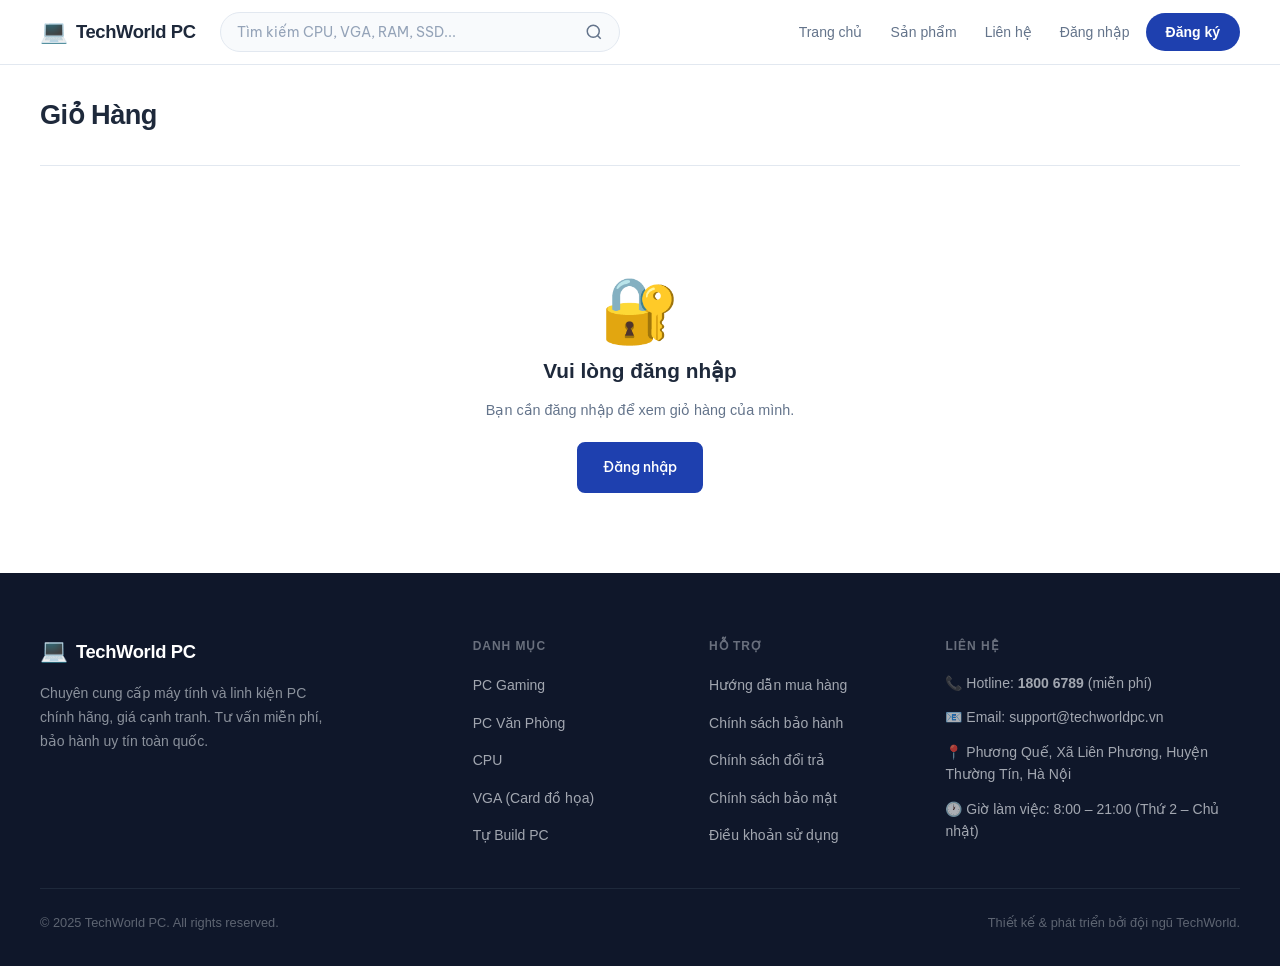
<file: cart/index.html>
<!doctype html>
<html lang="en">
  <head>
    <meta charset="UTF-8" />
    <meta name="viewport" content="width=device-width, initial-scale=1.0" />
    <title>Giỏ hàng - TechWorld PC</title>

    <link rel="preconnect" href="https://fonts.googleapis.com" />
    <link rel="preconnect" href="https://fonts.gstatic.com" crossorigin />
    <link href="https://fonts.googleapis.com/css2?family=Be+Vietnam+Pro:wght@300;400;500;600;700;800&display=swap" rel="stylesheet"/>

    <link rel="icon" href="/images/apple-touch-icon.png" type="image/x-icon">
    <link rel="shortcut icon" href="/images/apple-touch-icon.png" type="image/x-icon">

    <link rel="stylesheet" href="/home/home.css" />
    <link rel="stylesheet" href="/cart/cart.css" />
  </head>
  <body>
    <header id="main-header" role="banner"></header>

    <main id="main-content">
      <div class="container">
        <div class="cart-page-header">
          <h1 class="cart-page-header__title">Giỏ Hàng</h1>
        </div>

        <div id="cart-content"></div>
      </div>
    </main>

    <footer id="main-footer" role="contentinfo"></footer>

    <script src="/js/mock-data.js"></script>
    <script src="/js/common.js"></script>
    <script src="/cart/cart.js"></script>
  </body>
</html>
</file>
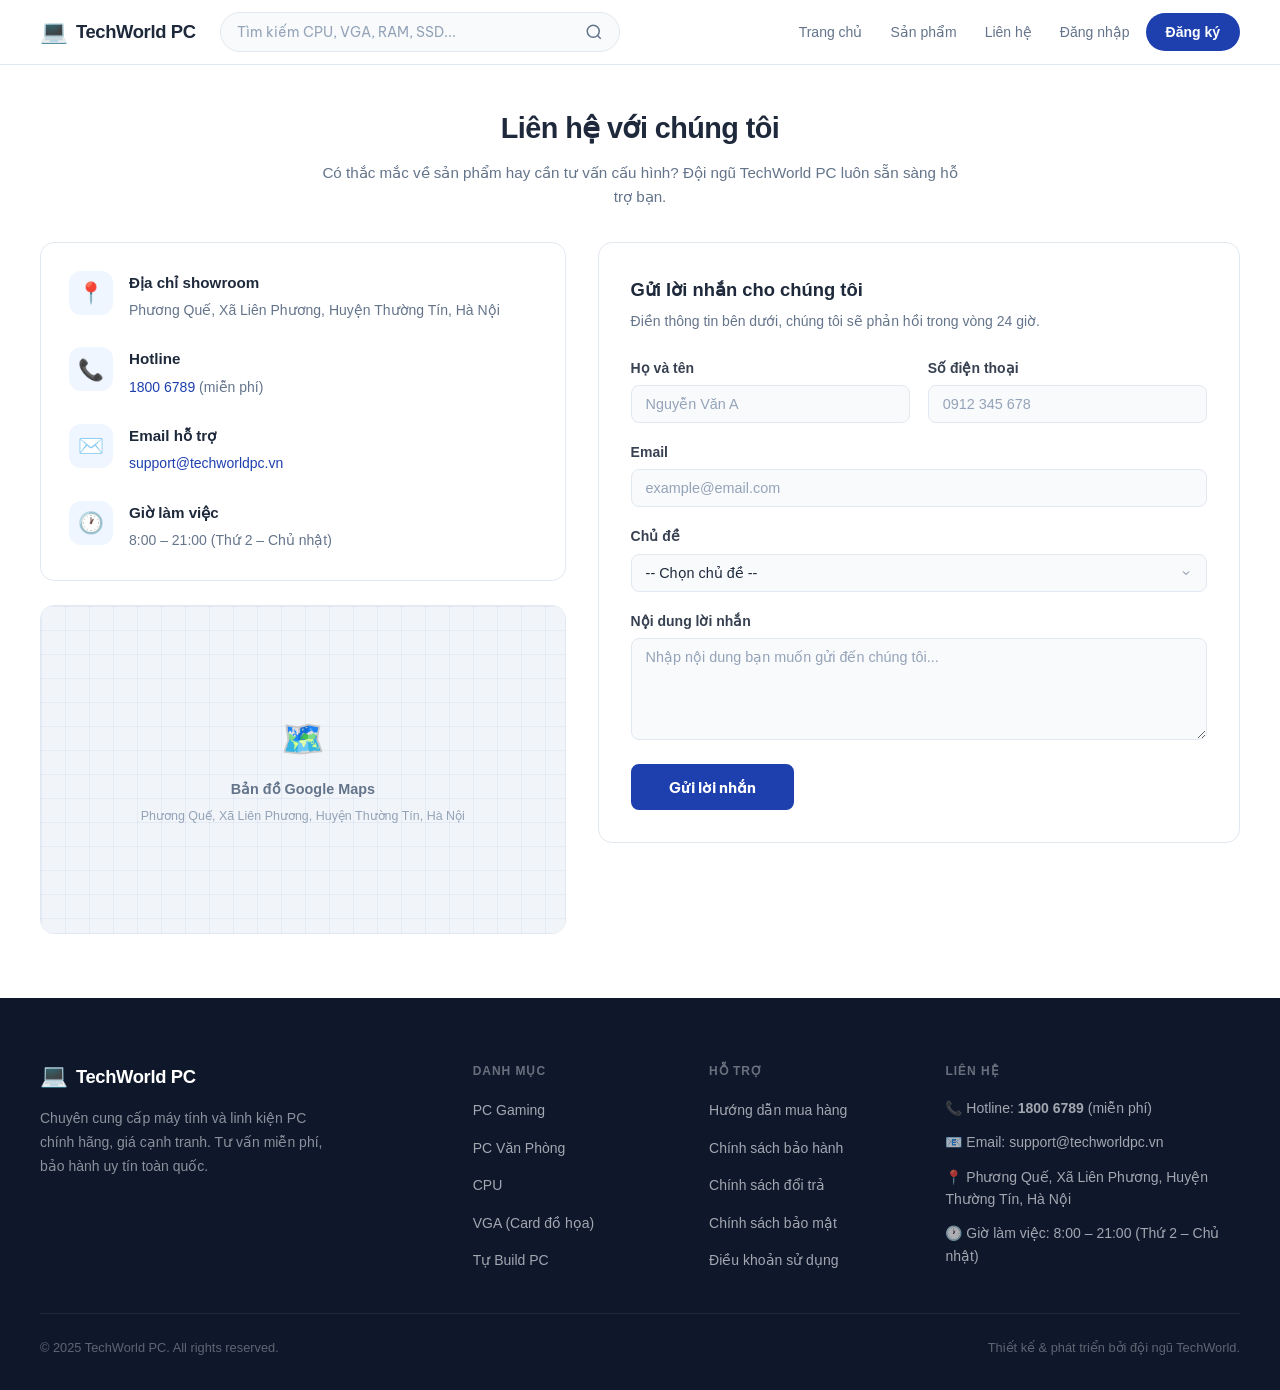
<file: contact/index.html>
<!-- contact/contact.html -->
<!DOCTYPE html>
<html lang="vi">
<head>
    <meta charset="UTF-8">
    <meta name="viewport" content="width=device-width, initial-scale=1.0">
    <title>Liên hệ — TechWorld PC</title>

    <link rel="preconnect" href="https://fonts.googleapis.com">
    <link rel="preconnect" href="https://fonts.gstatic.com" crossorigin>
    <link href="https://fonts.googleapis.com/css2?family=Be+Vietnam+Pro:wght@300;400;500;600;700;800&display=swap" rel="stylesheet">

    <link rel="icon" href="/images/apple-touch-icon.png" type="image/x-icon">
    <link rel="shortcut icon" href="/images/apple-touch-icon.png" type="image/x-icon">

    <link rel="stylesheet" href="/home/home.css">
    <link rel="stylesheet" href="/contact/contact.css">
</head>
<body>

    <header id="main-header" role="banner"></header>

    <main id="main-content">
        <div class="container">

            <!-- Tiêu đề trang -->
            <div class="contact-page-header">
                <h1 class="contact-page-header__title">Liên hệ với chúng tôi</h1>
                <p class="contact-page-header__sub">
                    Có thắc mắc về sản phẩm hay cần tư vấn cấu hình? Đội ngũ TechWorld PC luôn sẵn sàng hỗ trợ bạn.
                </p>
            </div>

            <div class="contact-layout">

                <!-- CỘT TRÁI: Thông tin liên hệ -->
                <div class="contact-info-col">

                    <div class="contact-info-card">

                        <div class="contact-info-item">
                            <div class="contact-info-item__icon">📍</div>
                            <div class="contact-info-item__content">
                                <h3>Địa chỉ showroom</h3>
                                <p>Phương Quế, Xã Liên Phương, Huyện Thường Tín, Hà Nội</p>
                            </div>
                        </div>

                        <div class="contact-info-item">
                            <div class="contact-info-item__icon">📞</div>
                            <div class="contact-info-item__content">
                                <h3>Hotline</h3>
                                <p><a href="tel:18006789">1800 6789</a> (miễn phí)</p>
                            </div>
                        </div>

                        <div class="contact-info-item">
                            <div class="contact-info-item__icon">✉️</div>
                            <div class="contact-info-item__content">
                                <h3>Email hỗ trợ</h3>
                                <p><a href="mailto:support@techworldpc.vn">support@techworldpc.vn</a></p>
                            </div>
                        </div>

                        <div class="contact-info-item">
                            <div class="contact-info-item__icon">🕐</div>
                            <div class="contact-info-item__content">
                                <h3>Giờ làm việc</h3>
                                <p>8:00 – 21:00 (Thứ 2 – Chủ nhật)</p>
                            </div>
                        </div>

                    </div>

                    <!-- Khung giả lập bản đồ -->
                    <div class="contact-map">
                        <div class="contact-map__placeholder">
                            <span class="contact-map__icon">🗺️</span>
                            <p>Bản đồ Google Maps</p>
                            <span class="contact-map__note">Phương Quế, Xã Liên Phương, Huyện Thường Tín, Hà Nội</span>
                        </div>
                    </div>

                </div>

                <!-- CỘT PHẢI: Form gửi lời nhắn -->
                <div class="contact-form-col">
                    <div class="contact-form-card">

                        <h2 class="contact-form-card__title">Gửi lời nhắn cho chúng tôi</h2>
                        <p class="contact-form-card__sub">
                            Điền thông tin bên dưới, chúng tôi sẽ phản hồi trong vòng 24 giờ.
                        </p>

                        <div id="form-success-msg" class="alert alert--success" style="display:none;">
                            ✓ Gửi lời nhắn thành công! Chúng tôi sẽ phản hồi bạn sớm nhất.
                        </div>

                        <form id="contact-form" class="contact-form" novalidate>

                            <div class="contact-form__row">
                                <div class="field">
                                    <label for="contact-fullname">Họ và tên</label>
                                    <input type="text" id="contact-fullname" placeholder="Nguyễn Văn A">
                                    <span class="field-error" id="err-fullname"></span>
                                </div>

                                <div class="field">
                                    <label for="contact-phone">Số điện thoại</label>
                                    <input type="tel" id="contact-phone" placeholder="0912 345 678">
                                    <span class="field-error" id="err-phone"></span>
                                </div>
                            </div>

                            <div class="field">
                                <label for="contact-email">Email</label>
                                <input type="email" id="contact-email" placeholder="example@email.com">
                                <span class="field-error" id="err-email"></span>
                            </div>

                            <div class="field">
                                <label for="contact-subject">Chủ đề</label>
                                <select id="contact-subject">
                                    <option value="">-- Chọn chủ đề --</option>
                                    <option value="Tư vấn sản phẩm">Tư vấn sản phẩm</option>
                                    <option value="Hỗ trợ kỹ thuật">Hỗ trợ kỹ thuật</option>
                                    <option value="Bảo hành / Đổi trả">Bảo hành / Đổi trả</option>
                                    <option value="Khác">Khác</option>
                                </select>
                                <span class="field-error" id="err-subject"></span>
                            </div>

                            <div class="field">
                                <label for="contact-content">Nội dung lời nhắn</label>
                                <textarea id="contact-content" rows="5" placeholder="Nhập nội dung bạn muốn gửi đến chúng tôi..."></textarea>
                                <span class="field-error" id="err-content"></span>
                            </div>

                            <button type="submit" class="btn btn--primary contact-submit-btn">
                                Gửi lời nhắn
                            </button>

                        </form>
                    </div>
                </div>

            </div>
        </div>
    </main>

    <footer id="main-footer" role="contentinfo"></footer>

    <script src="/js/mock-data.js"></script>
    <script src="/js/common.js"></script>
    <script src="/contact/contact.js"></script>

</body>
</html>
</file>
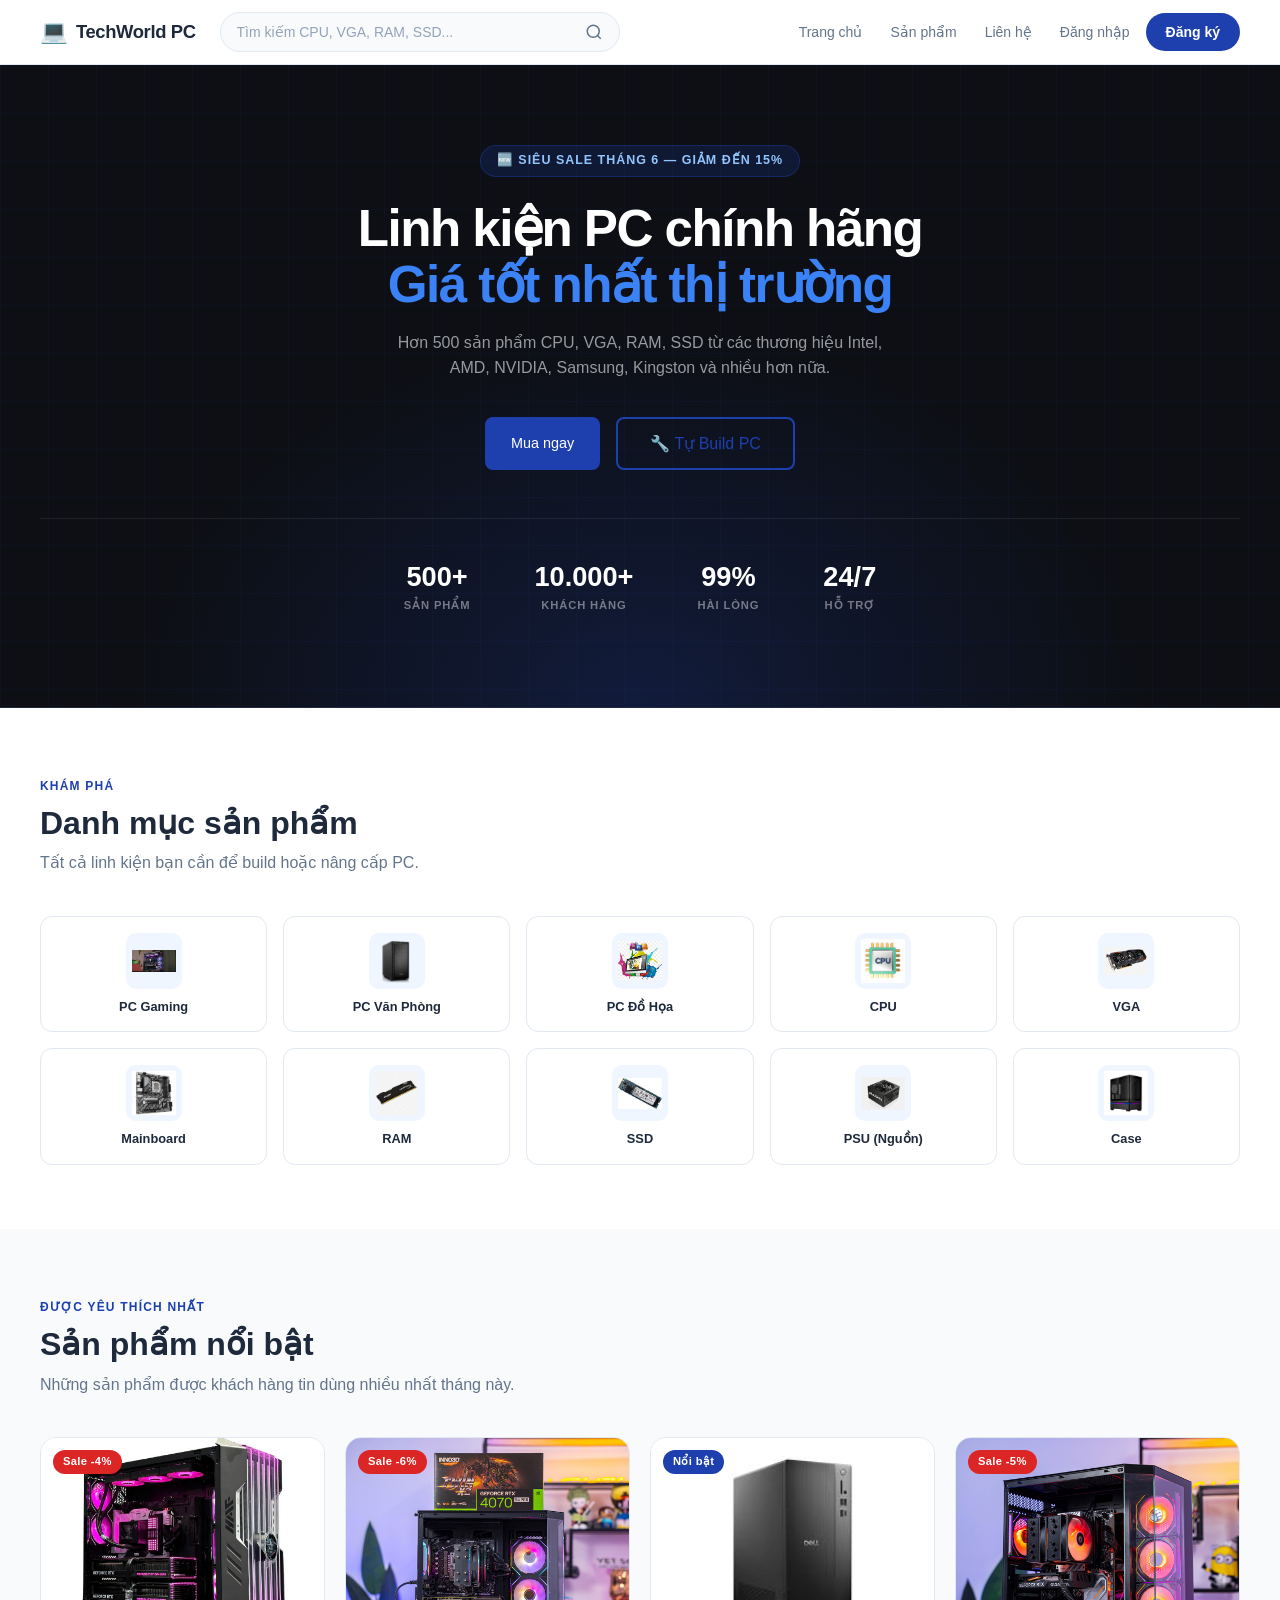
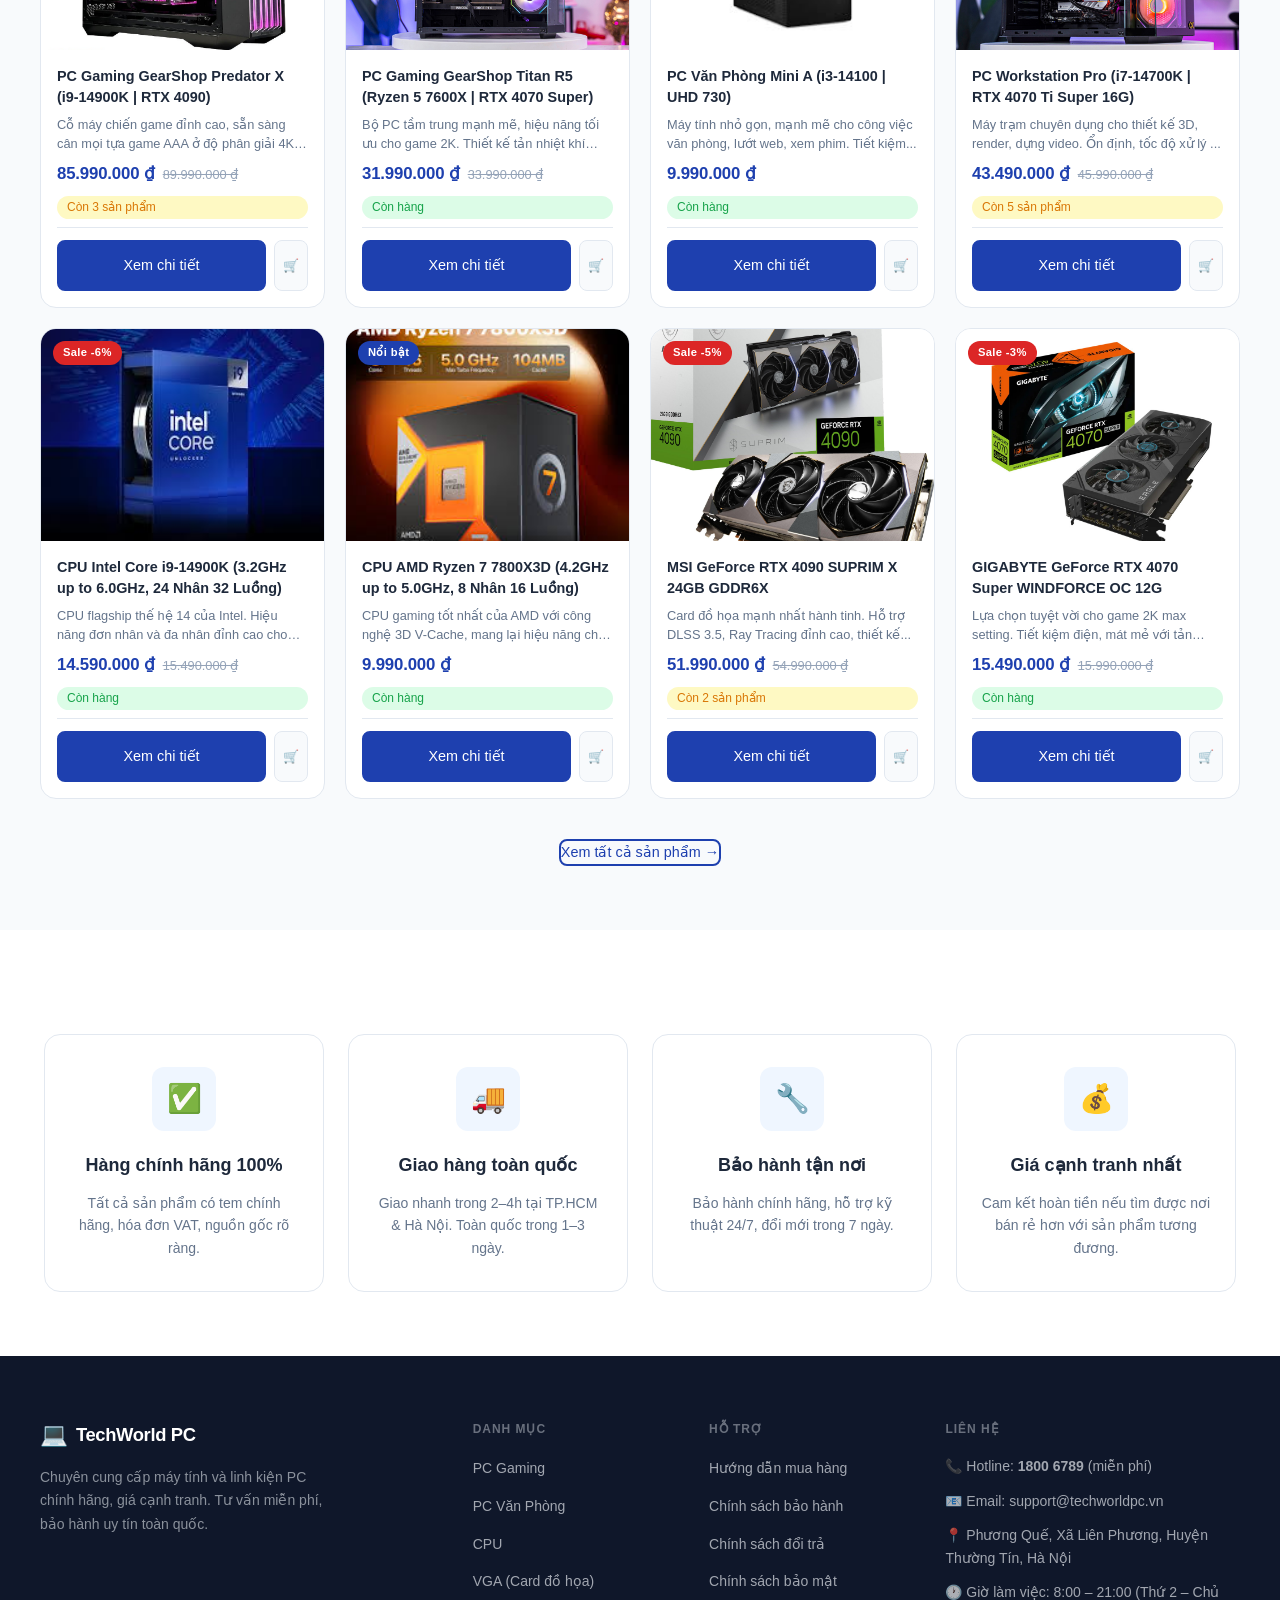
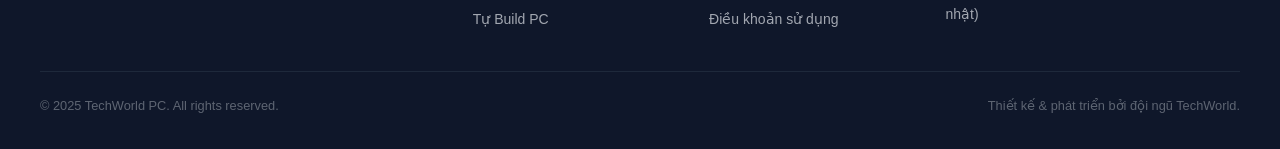
<file: home/index.html>
<!DOCTYPE html>
<html lang="vi">
<head>
    <meta charset="UTF-8">
    <meta name="viewport" content="width=device-width, initial-scale=1.0">
    <title>TechWorld PC — Linh kiện & Máy tính chính hãng</title>
    <link rel="preconnect" href="https://fonts.googleapis.com">
    <link rel="preconnect" href="https://fonts.gstatic.com" crossorigin>
    <link href="https://fonts.googleapis.com/css2?family=Syne:wght@600;700;800&family=DM+Sans:ital,opsz,wght@0,9..40,300;0,9..40,400;0,9..40,500;1,9..40,300&display=swap" rel="stylesheet">

    <link rel="icon" href="/images/apple-touch-icon.png" type="image/x-icon">
    <link rel="shortcut icon" href="/images/apple-touch-icon.png" type="image/x-icon">

    <link rel="stylesheet" href="/home/home.css">
</head>
<body>

    <!-- HEADER — render bởi js -->
    <header id="main-header" class="header" role="banner">

    </header>

    <main id="main-content">

        <!-- HERO BANNER — render bởi js -->
        <section class="hero" id="hero-banner" aria-label="Banner trang chủ">
            <noscript>
                <div class="hero-content">
                    <h1 class="hero-title">Linh kiện PC chính hãng<br><span>Giá tốt nhất thị trường</span></h1>
                    <p class="hero-subtitle">Hơn 500 sản phẩm từ Intel, AMD, NVIDIA, Samsung và nhiều thương hiệu uy tín.</p>
                    <a href="product-list/product-list.html" class="btn btn--primary btn--lg">Mua ngay</a>
                </div>
            </noscript>
        </section>

        <!-- DANH MỤC — render js -->
        <section class="section" id="categories-section" aria-label="Danh mục sản phẩm">
            <div class="container">
                <div class="section-header">
                    <p class="section-label">Khám phá</p>
                    <h2 class="section-title">Danh mục sản phẩm</h2>
                    <p class="section-subtitle">Tất cả linh kiện bạn cần để build hoặc nâng cấp PC.</p>
                </div>
                <div id="categories" class="categories-grid" role="list" aria-label="Danh sách danh mục"></div>
            </div>
        </section>

        <!-- SẢN PHẨM NỔI BẬT — render bởi js -->
        <section class="section section--alt" id="products-section" aria-label="Sản phẩm nổi bật">
            <div class="container">
                <div class="section-header">
                    <p class="section-label">Được yêu thích nhất</p>
                    <h2 class="section-title">Sản phẩm nổi bật</h2>
                    <p class="section-subtitle">Những sản phẩm được khách hàng tin dùng nhiều nhất tháng này.</p>
                </div>
                <div id="featured-products" class="products-grid" role="list" aria-label="Danh sách sản phẩm nổi bật"></div>
                <div class="section-footer">
                    <a href="/product-list" class="btn btn--outline">
                        Xem tất cả sản phẩm &rarr;
                    </a>
                </div>
            </div>
        </section>

        <!-- WHY CHOOSE US — render bởi js -->
        <section class="section" id="why-choose-us" aria-label="Lý do chọn TechWorld PC">
            <div class="container"></div>
        </section>

    </main>

    <!-- FOOTER — render bởi js -->
    <footer id="main-footer" role="contentinfo"></footer>


    <script src="/js/mock-data.js"></script>
    <script src="/js/common.js"></script>
    <script src="/js/main.js"></script>
    <script>
        document.addEventListener('DOMContentLoaded', function () {
            if (typeof initApp === 'function') {
                initApp();
            } else {
                console.error('initApp() không tìm thấy. Kiểm tra lại file main.js.');
            }
        });
    </script>

</body>
</html>
</file>
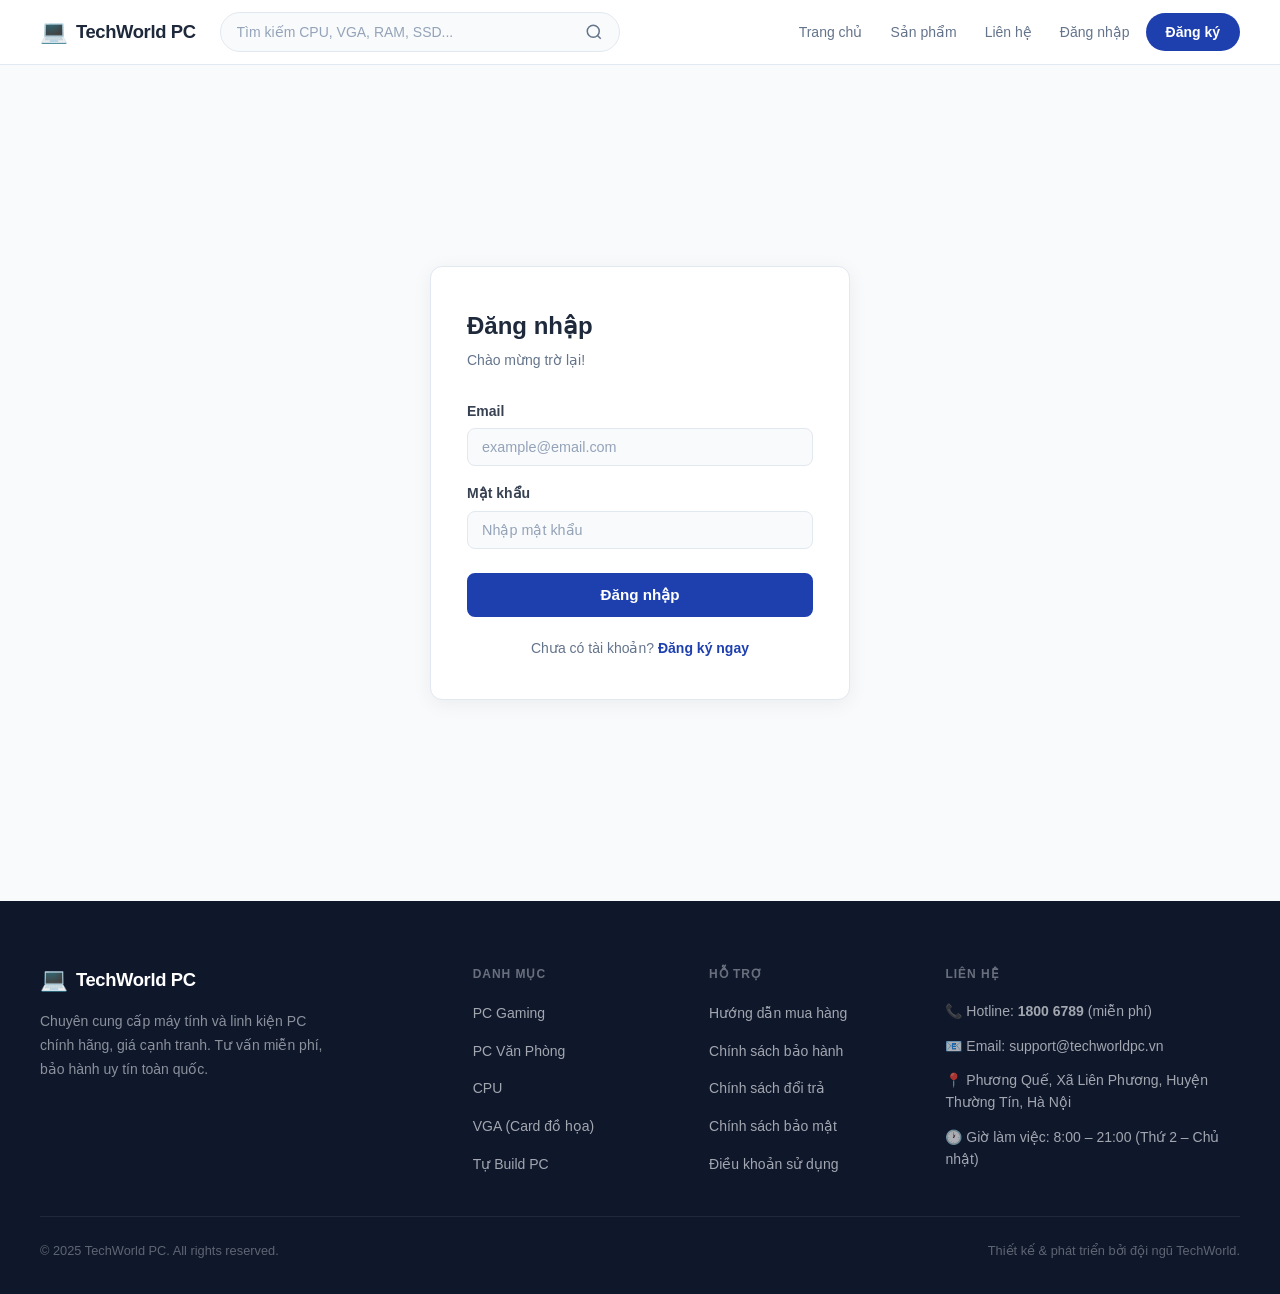
<file: login/index.html>
<!-- login/index.html -->
<!DOCTYPE html>
<html lang="en">
<head>
    <meta charset="UTF-8">
    <meta name="viewport" content="width=device-width, initial-scale=1.0">
    <title>Đăng nhập — TechWorld PC</title>

    <link rel="icon" href="/images/apple-touch-icon.png" type="image/x-icon">
    <link rel="shortcut icon" href="/images/apple-touch-icon.png" type="image/x-icon">

    <link rel="stylesheet" href="/home/home.css">
    <link rel="stylesheet" href="/login/login.css">
</head>
<body>
    <header id="main-header"></header>

    <main class="auth-page">
        <div class="auth-box">
            <h2 class="auth-title">Đăng nhập</h2>
            <p class="auth-sub">Chào mừng trờ lại!</p>
            <div id="error-msg" class="auth-error" style="display: none;"></div>
            <div id="success-msg" class="auth-success" style="display: none;"></div>
            <form id="login-form">
                <div class="field">
                    <label for="email">Email</label>
                    <input type="email" id="email" placeholder="example@email.com">
                    <span class="field-error" id="err-email"></span>
                </div>

                <div class="field">
                    <label for="password">Mật khẩu</label>
                    <input type="password" id="password" placeholder="Nhập mật khẩu">
                    <span class="field-error" id="err-password"></span>
                </div>

                <button type="submit" class="btn btn--primary btn--block" id="login-btn">
                    Đăng nhập
                </button>
            </form>

            <p class="auth-switch">
                Chưa có tài khoản?
                <a href="../sign-up/index.html">Đăng ký ngay</a>
            </p>
        </div>
    </main>

    <footer id="main-footer"></footer>
 
    <script src="/js/mock-data.js"></script>
    <script src="/js/common.js"></script>
    <script src="/login/login.js"></script>
</body>
</html>
</file>
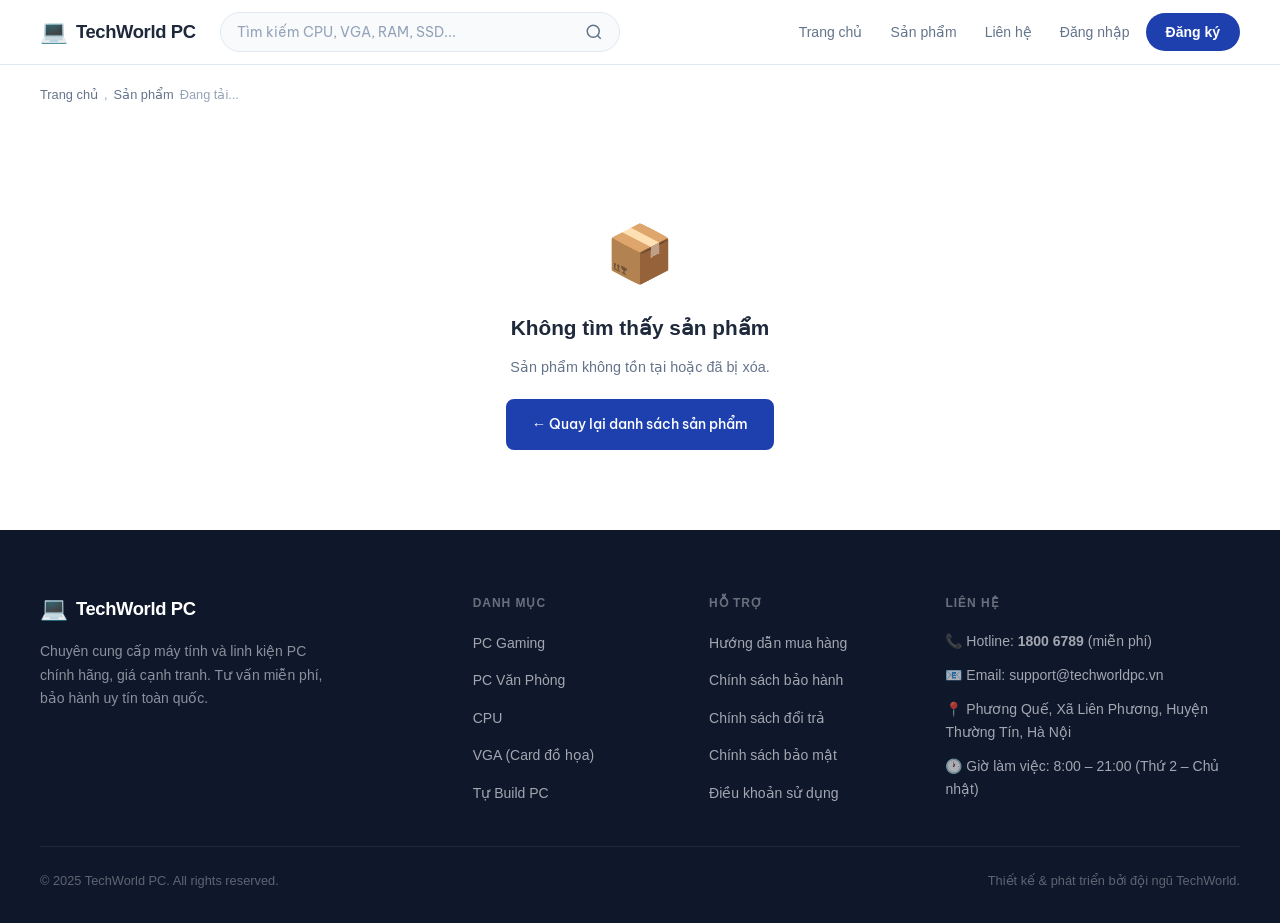
<file: product-detail/index.html>
<!DOCTYPE html>
<html lang="vi">
<head>
    <meta charset="UTF-8">
    <meta name="viewport" content="width=device-width, initial-scale=1.0">
    <title>Chi tiết sản phẩm - TechWorld PC</title>

    <link rel="preconnect" href="https://fonts.googleapis.com">
    <link rel="preconnect" href="https://fonts.gstatic.com" crossorigin>
    <link href="https://fonts.googleapis.com/css2?family=Be+Vietnam+Pro:wght@300;400;500;600;700;800&display=swap" rel="stylesheet">

    <link rel="icon" href="/images/apple-touch-icon.png" type="image/x-icon">
    <link rel="shortcut icon" href="/images/apple-touch-icon.png" type="image/x-icon">

    <link rel="stylesheet" href="/home/home.css">
    <link rel="stylesheet" href="/product-detail/product-detail.css">
</head>
<body>
    <header id="main-header" role="banner"></header>

    <main id="main-content">
        <div class="container">
            <nav class="pd-breadcrumb" aria-label="Breadcrumb">
                <a href="../home">Trang chủ</a>
                <span>,</span>
                <a href="../product-list">Sản phẩm</a>
                <span id="breadcrumb-product-name">Đang tải...</span>
            </nav>

            <div id="product-detail-container"></div>
        </div>

        <section class="section" id="related-products-section" style="display:none;">
            <div class="container">
                <h2 class="section-title">Sản phẩm liên quan</h2>
                <div class="products-grid" id="related-products-grid"></div>
            </div>
        </section>
    </main>

    <footer id="main-footer" role="contentinfo"></footer>

    <script src="/js/mock-data.js"></script>
    <script src="/js/common.js"></script>
    <script src="/product-detail/product-detail.js"></script>
</body>
</html>
</file>
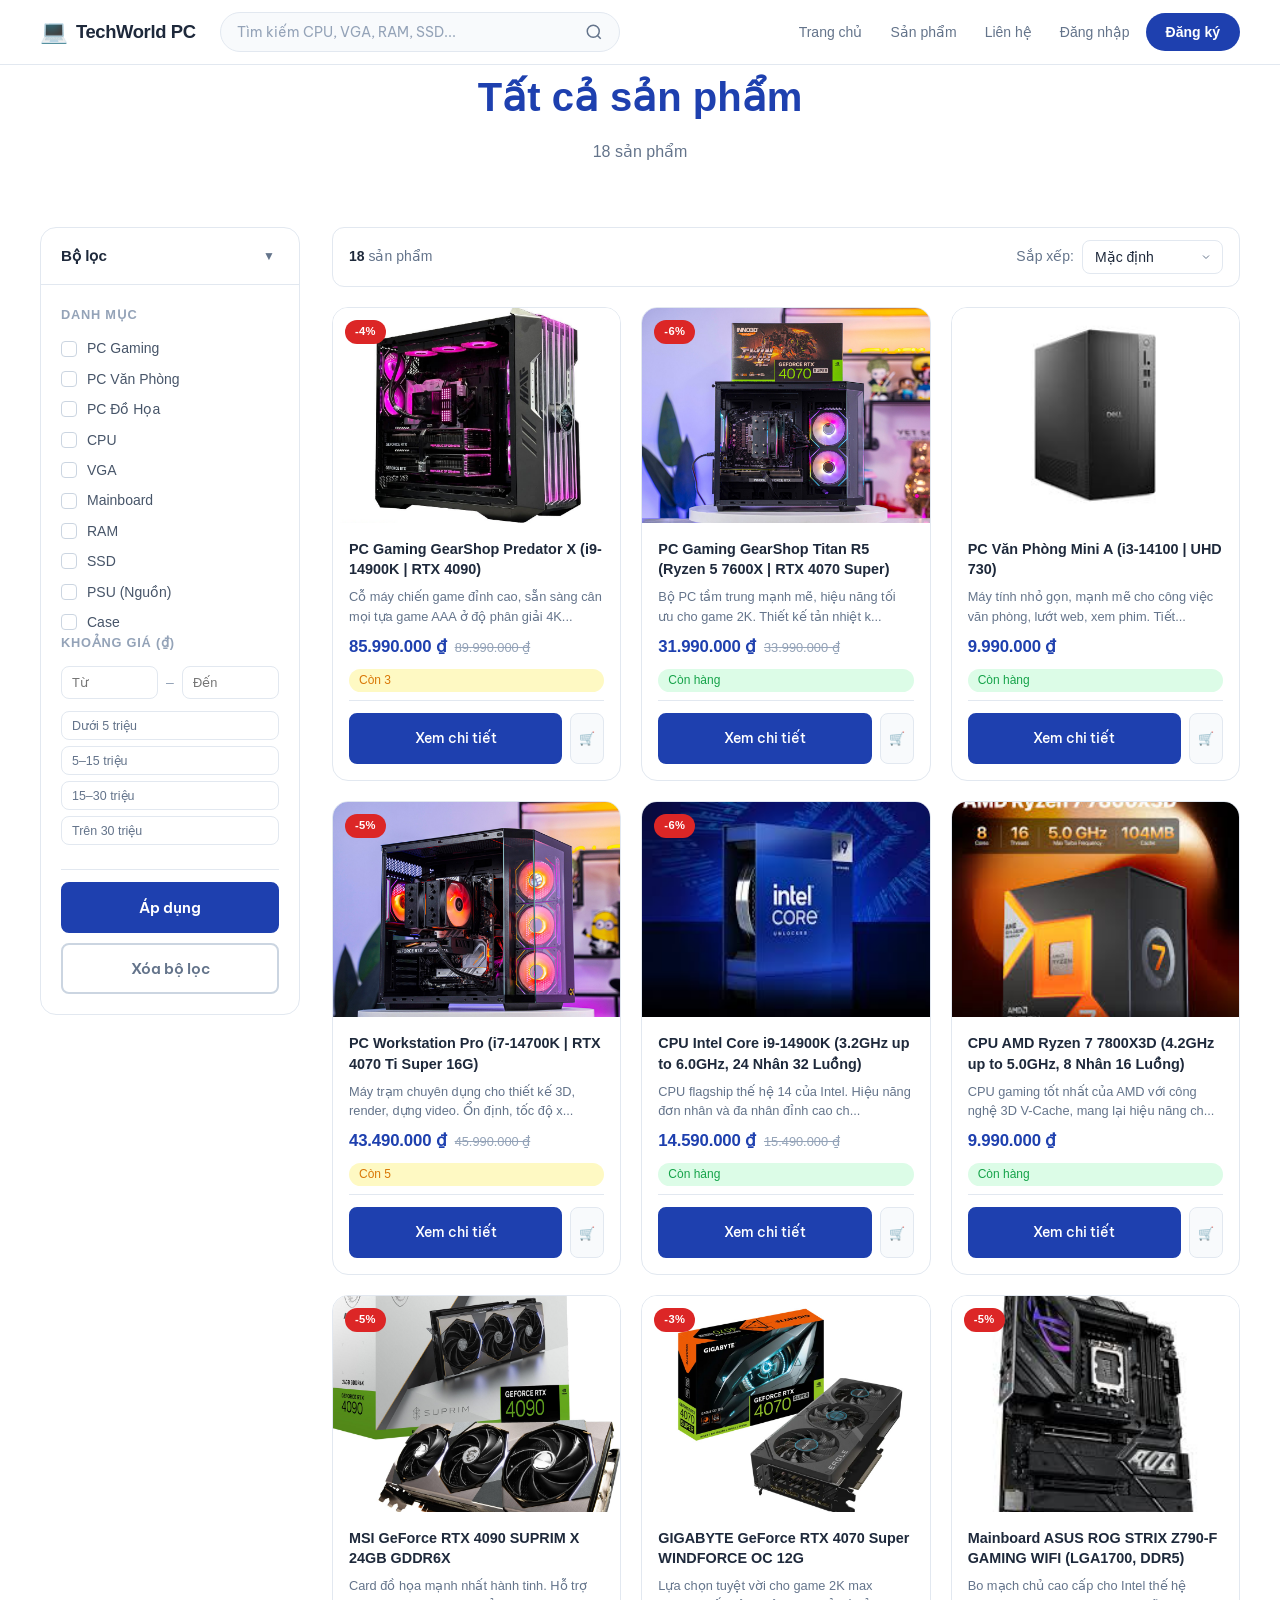
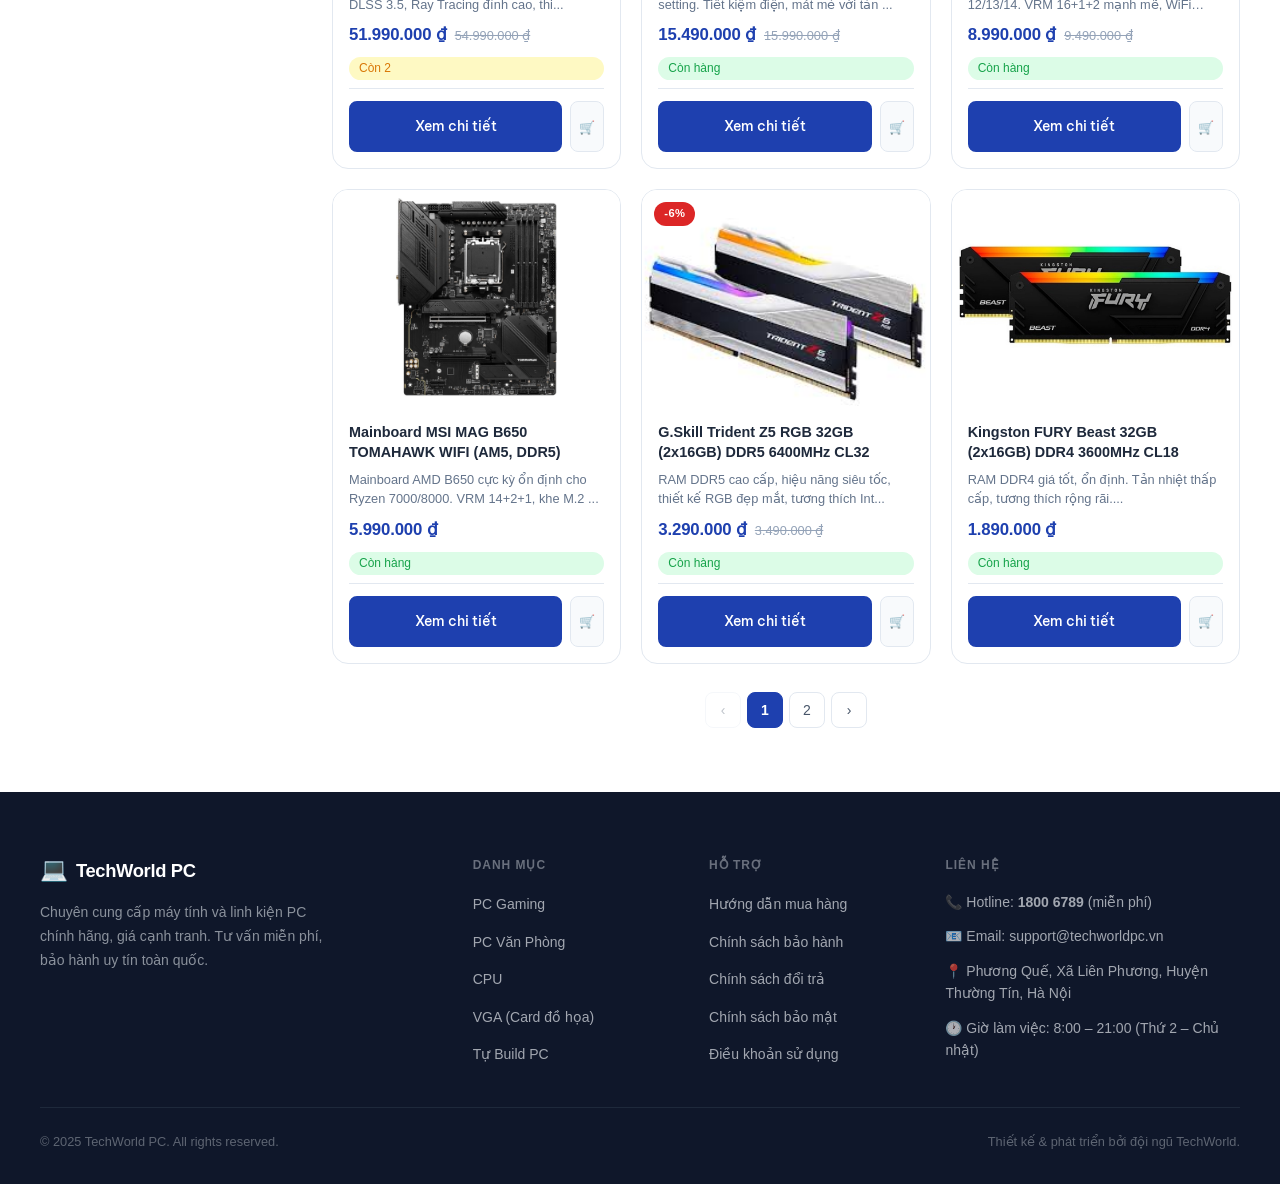
<file: product-list/index.html>
<!-- product-list/index.html -->
<!DOCTYPE html>
<html lang="vi">
<head>
    <meta charset="UTF-8">
    <meta name="viewport" content="width=device-width, initial-scale=1.0">
    <title>Sản phẩm — TechWorld PC</title>

    <link rel="preconnect" href="https://fonts.googleapis.com">
    <link rel="preconnect" href="https://fonts.gstatic.com" crossorigin>
    <link href="https://fonts.googleapis.com/css2?family=Be+Vietnam+Pro:wght@300;400;500;600;700;800&display=swap" rel="stylesheet">

    <link rel="icon" href="/images/apple-touch-icon.png" type="image/x-icon">
    <link rel="shortcut icon" href="/images/apple-touch-icon.png" type="image/x-icon">

    <link rel="stylesheet" href="/home/home.css">
    <link rel="stylesheet" href="/product-list/product-list.css">
</head>
<body>

    <!-- HEADER render boi js -->
    <header id="main-header" class="header" role="banner"></header>

    <main id="main-content">
        <div class="container">
            <h1 id="page-title">Danh sách sản phẩm</h1>
            <p id="page-subtitle">Tất cả sản phẩm</p>
        </div>


        <!-- ACTIVE FILTER TAGS -->
        <div id="active-filters" class="active-filters" style="display:none;">
            <div class="container active-filters__inner">
                <span class="active-filters__label">Đang lọc:</span>
                <div id="filter-tags" class="filter-tags"></div>
                <button id="clear-all-filters" class="btn btn--ghost btn--sm">Xóa tất cả</button>
            </div>
        </div>

        <div class="pl-body">
            <div class="container pl-body__inner">

                <!-- SIDEBAR bo loc -->
                <aside class="filter-sidebar" id="filter-sidebar">
                    <div class="filter-sidebar__header">
                        <h3 class="filter-sidebar__title">Bộ lọc</h3>
                        <button id="toggle-filters" class="filter-sidebar__toggle" aria-label="Ẩn/hiện bộ lọc">
                            <span class="icon">▼</span>
                        </button>
                    </div>

                    <div id="filter-content" class="filter-sidebar__body">
                        <!-- Cac bo loc render bang js -->
                        <div id="filter-section"></div>

                        <div class="filter-sidebar__actions">
                            <button id="apply-filters" class="btn btn--primary btn--block">Áp dụng</button>
                            <button id="clear-filters" class="btn btn--ghost btn--block">Xóa bộ lọc</button>
                        </div>
                    </div>
                </aside>

                <!-- Phan san pham -->
                <div class="pl-main">

                    <!-- Sap xep -->
                    <div class="pl-toolbar">
                        <p class="pl-toolbar__count">
                            <span id="results-count">0</span> sản phẩm
                        </p>
                        <div class="pl-toolbar__sort">
                            <label for="sort-select">Sắp xếp:</label>
                            <select id="sort-select">
                                <option value="default">Mặc định</option>
                                <option value="name-asc">Tên A → Z</option>
                                <option value="name-desc">Tên Z → A</option>
                                <option value="price-asc">Giá thấp → cao</option>
                                <option value="price-desc">Giá cao → thấp</option>
                            </select>
                        </div>
                    </div>

                    <!-- LOADING -->
                    <div id="loading-indicator" class="pl-loading">
                        <div class="pl-loading__spinner"></div>
                        <p>Đang tải sản phẩm...</p>
                    </div>

                    <!-- Luoi san pham render bang js -->
                    <div id="product-grid" class="pl-grid"></div>

                    <!-- EMPTY STATE -->
                    <div id="empty-state" class="pl-empty" style="display:none;">
                        <div class="pl-empty__icon">📦</div>
                        <h3 class="pl-empty__title">Không tìm thấy sản phẩm</h3>
                        <p class="pl-empty__sub">Hãy thử điều chỉnh bộ lọc hoặc từ khóa tìm kiếm</p>
                        <button id="reset-all" class="btn btn--primary">Xóa tất cả bộ lọc</button>
                    </div>

                    <!-- Phan trang -->
                    <div id="pagination" class="pl-pagination"></div>
                </div>

            </div>
        </div>

    </main>

    <!-- FOOTER render bang js -->
    <footer id="main-footer" role="contentinfo"></footer>

    <script src="/js/mock-data.js"></script>
    <script src="/js/common.js"></script>
    <script src="/product-list/product-list.js"></script>

</body>
</html>
</file>
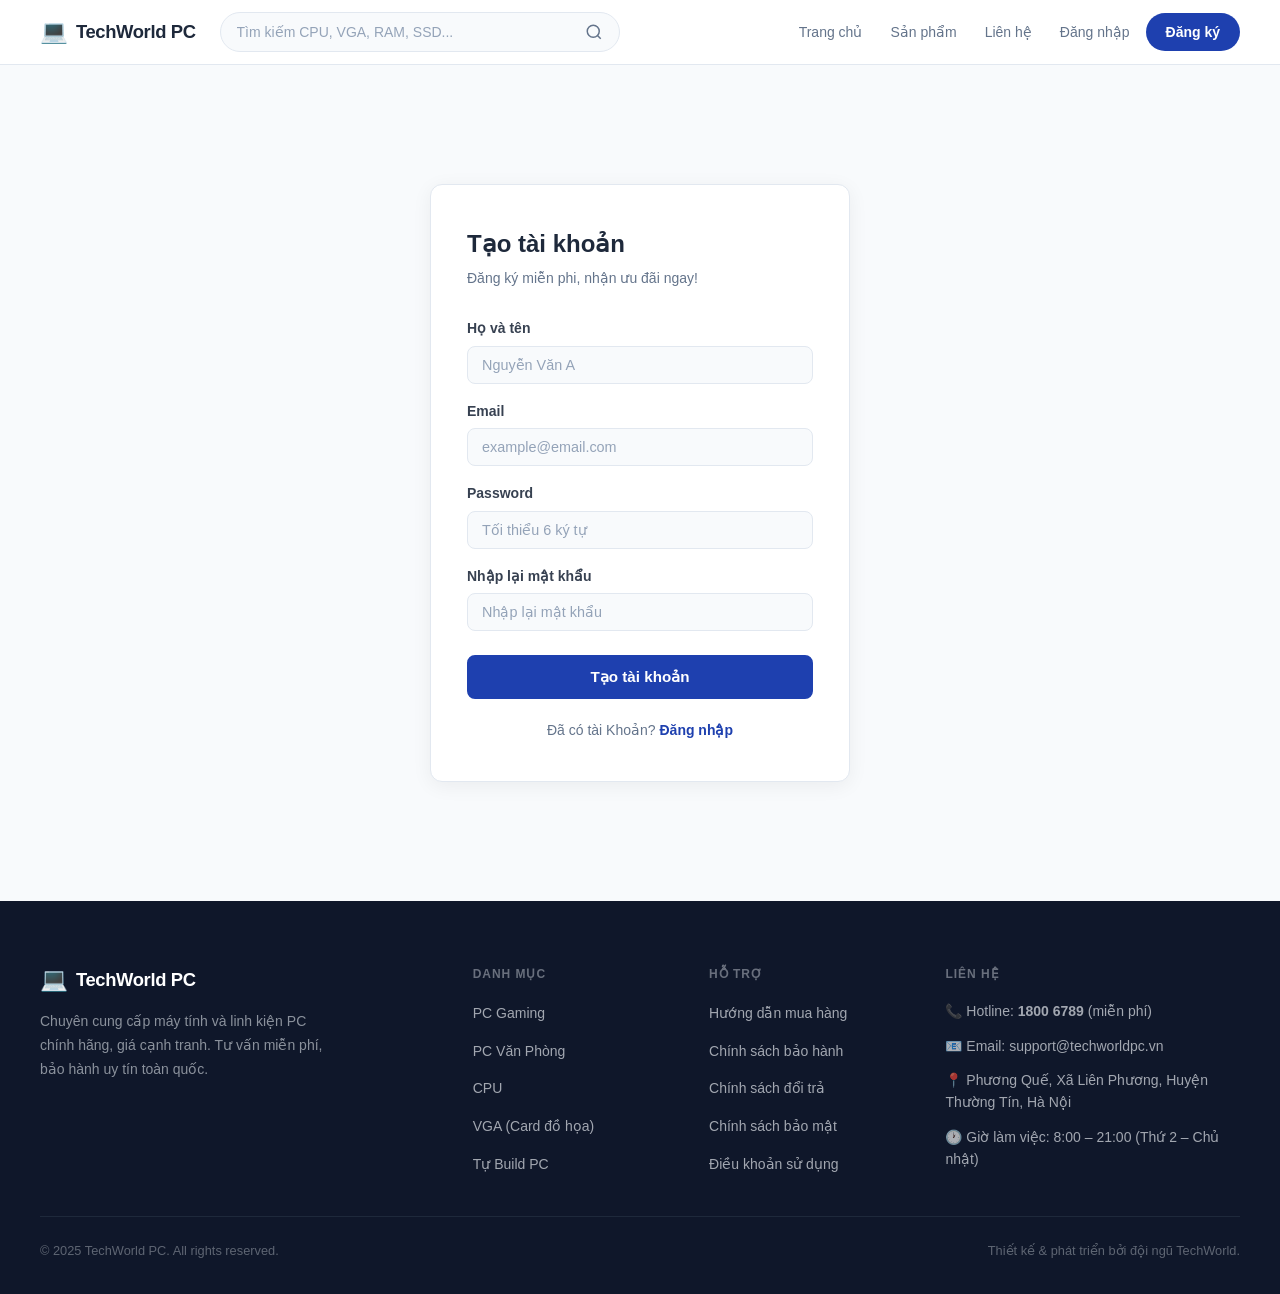
<file: sign-up/index.html>
<!DOCTYPE html>
<html lang="en">
<head>
    <meta charset="UTF-8">
    <meta name="viewport" content="width=device-width, initial-scale=1.0">
    <title>Đăng ký - TechWorld PC</title>

    <link rel="icon" href="/images/apple-touch-icon.png" type="image/x-icon">
    <link rel="shortcut icon" href="/images/apple-touch-icon.png" type="image/x-icon">

    <link rel="stylesheet" href="/home/home.css">
    <link rel="stylesheet" href="/sign-up/sign-up.css">
</head>
<body>
    <header id="main-header"></header>
    <main class="auth-page">
        <div class="auth-box">
            <h2 class="auth-title">Tạo tài khoản </h2>
            <p class="auth-sub">Đăng ký miễn phi, nhận ưu đãi ngay!</p>

            <div id="error-msg" class="auth-error" style="display: none;"></div>
            <div id="success-msg" class="auth-success" style="display: none;"></div>

            <form id="register-form">
                <div class="field">
                    <label for="fullname">Họ và tên</label>
                    <input type="text" id="fullname" placeholder="Nguyễn Văn A">
                    <span class="field-error" id="err-fullname"></span>
                </div>

                <div class="field">
                    <label for="email">Email</label>
                    <input type="email" id="email" placeholder="example@email.com">
                    <span class="field-error" id="err-email"></span>
                </div>

                <div class="field">
                    <label for="password">Password</label>
                    <input type="password" id="password" placeholder="Tối thiểu 6 ký tự">
                    <span class="field-error" id="err-password"></span>
                </div>

                <div class="field">
                    <label for="confirm-password">Nhập lại mật khẩu</label>
                    <input type="password" id="confirm-password" placeholder="Nhập lại mật khẩu">
                    <span class="field-error" id="err-confirm"></span>
                </div>

                <button type="submit" class="btn btn--primary btn--block" id="register-btn">
                    Tạo tài khoản
                </button>
            </form>

            <p class="auth-switch">
                Đã có tài Khoản?
                <a href="../login/index.html">Đăng nhập</a>
            </p>
        </div>
    </main>

    <footer id="main-footer"></footer>
    <script src="/js/mock-data.js"></script>
    <script src="/js/common.js"></script>
    <script src="/sign-up/sign-up.js"></script>
</body>
</html>
</file>
<file: home/home.css>
/* home.home.css



/* =================================================================
   1. RESET & BASE
================================================================= */
* {
    box-sizing: border-box;
    margin: 0;
    padding: 0;
}

html {
    scroll-behavior: smooth;
}

body {
    font-family: -apple-system, BlinkMacSystemFont, 'Segoe UI', Roboto, Oxygen, Ubuntu, Cantarell, sans-serif;
    font-size: 1rem;
    font-weight: 400;
    line-height: 1.6;
    color: #1e293b;
    background-color: #ffffff;
    -webkit-font-smoothing: antialiased;
}

img {
    display: block;
    max-width: 100%;
    height: auto;
}

a {
    color: inherit;
    text-decoration: none;
}

ul, ol {
    list-style: none;
}

button {
    font-family: inherit;
    cursor: pointer;
    border: none;
    background: none;
}

/* ── Focus (Accessibility) ── */
:focus-visible {
    outline: 2px solid #1e40af;
    outline-offset: 3px;
    border-radius: 4px;
}

/* ── Màu chọn văn bản ── */
::selection {
    background-color: #bfdbfe;
    color: #1e293b;
}


/* =================================================================
   2. TIỆN ÍCH CHUNG
================================================================= */

/* ── Container: căn giữa + giới hạn chiều rộng ── */
.container {
    width: 100%;
    max-width: 1280px;
    margin-inline: auto;
    padding-inline: clamp(1rem, 4vw, 2.5rem);
}

/* ── Section ── */
.section {
    padding-block: 64px;
}

/* Section nền xám xen kẽ */
.section--alt {
    background-color: #f8fafc;
}

/* ── Tiêu đề section ── */
.section-header {
    margin-bottom: 40px;
}

/* Nhãn nhỏ phía trên tiêu đề, ví dụ "KHÁM PHÁ" */
.section-label {
    display: inline-block;
    font-size: 0.75rem;
    font-weight: 600;
    letter-spacing: 0.1em;
    text-transform: uppercase;
    color: #1e40af;
    margin-bottom: 8px;
}

/* Tiêu đề chính */
.section-title {
    font-size: clamp(1.5rem, 3vw, 2rem);
    font-weight: 700;
    line-height: 1.2;
    color: #1e293b;
    margin-bottom: 8px;
}

/* Mô tả dưới tiêu đề */
.section-subtitle {
    font-size: 1rem;
    color: #64748b;
    max-width: 520px;
}

/* Nút "Xem tất cả" ở cuối section */
.section-footer {
    margin-top: 40px;
    text-align: center;
}

/* Thông báo khi danh sách rỗng */
.empty-msg {
    text-align: center;
    padding: 48px 0;
    color: #64748b;
    font-size: 1rem;
}


/* =================================================================
   3. NÚT BẤM (BUTTONS)
================================================================= */

/* ── Base ── */
.btn {
    display: inline-flex;
    align-items: center;
    justify-content: center;
    gap: 8px;
    font-family: 'Be Vietnam Pro', sans-serif;
    font-size: 0.9rem;
    font-weight: 500;
    white-space: nowrap;
    border-radius: 8px;
    cursor: pointer;
    text-decoration: none;
    transition: background-color 0.3s, color 0.3s, border-color 0.3s,
                box-shadow 0.3s, transform 0.3s;
}

.btn:active {
    transform: translateY(1px);
}

/* ── Kích thước ── */
.btn--sm  { padding: 8px 16px;  font-size: 0.8rem; }
.btn--md  { padding: 12px 24px; font-size: 0.9rem; }
.btn--lg  { padding: 12px 32px; font-size: 1rem;   }
.btn--block { width: 100%; }
.btn--icon  { padding: 8px; }

/* ── Nút chính: nền xanh ── */
.btn--primary,
.btn-primary {
    background-color: #1e40af;
    color: #ffffff;
    border: 2px solid #1e40af;
    border-radius: 8px;
    padding: 12px 24px;
    font-family: 'Be Vietnam Pro', sans-serif;
    font-size: 0.9rem;
    font-weight: 500;
    display: inline-flex;
    align-items: center;
    justify-content: center;
    cursor: pointer;
    text-decoration: none;
    transition: background-color 0.3s, box-shadow 0.3s, transform 0.3s;
}
.btn--primary:hover,
.btn-primary:hover {
    background-color: #1e3a8a;
    border-color: #1e3a8a;
    box-shadow: 0 4px 14px rgba(30, 64, 175, 0.35);
    transform: translateY(-2px);
}

/* ── Nút viền xanh ── */
.btn--outline {
    background-color: transparent;
    color: #1e40af;
    border: 2px solid #1e40af;
}
.btn--outline:hover {
    background-color: #1e40af;
    color: #ffffff;
    box-shadow: 0 4px 14px rgba(30, 64, 175, 0.25);
    transform: translateY(-2px);
}

/* ── Nút xám nhạt ── */
.btn--ghost {
    background-color: #f8fafc;
    color: #64748b;
    border: 1.5px solid #e2e8f0;
}
.btn--ghost:hover {
    background-color: #eff6ff;
    color: #1e40af;
    border-color: #1e40af;
}


/* =================================================================
   4. HEADER & NAVIGATION
   Flexbox: logo trái, search giữa, nav phải
================================================================= */
#main-header {
    position: sticky;
    top: 0;
    z-index: 1000;
    background-color: rgba(255, 255, 255, 0.97);
    backdrop-filter: blur(8px);
    -webkit-backdrop-filter: blur(8px);
    border-bottom: 1px solid #e2e8f0;
}

.header-inner {
    display: flex;
    align-items: center;
    gap: 24px;
    height: 64px;
}

/* ── Logo ── */
.header-logo {
    display: flex;
    align-items: center;
    gap: 8px;
    text-decoration: none;
    flex-shrink: 0;
}

.logo-icon {
    font-size: 1.4rem;
    line-height: 1;
}

.logo-text {
    font-size: 1.15rem;
    font-weight: 800;
    letter-spacing: -0.02em;
    color: #1e293b;
}

/* ── Thanh tìm kiếm — bo tròn hoàn toàn ── */
.header-search {
    flex: 1;
    max-width: 400px;
    display: flex;
    align-items: center;
    background-color: #f8fafc;
    border: 1.5px solid #e2e8f0;
    border-radius: 9999px;
    overflow: hidden;
    transition: border-color 0.3s, box-shadow 0.3s;
}

.header-search:focus-within {
    border-color: #1e40af;
    box-shadow: 0 0 0 3px rgba(30, 64, 175, 0.1);
    background-color: #ffffff;
}

.header-search input {
    flex: 1;
    border: none;
    background: transparent;
    padding: 8px 16px;
    font-family: 'Be Vietnam Pro', sans-serif;
    font-size: 0.875rem;
    color: #1e293b;
    outline: none;
}

.header-search input::placeholder {
    color: #94a3b8;
}

.header-search button {
    padding: 0 16px;
    height: 38px;
    color: #64748b;
    display: flex;
    align-items: center;
    flex-shrink: 0;
    transition: color 0.3s;
}

.header-search button:hover {
    color: #1e40af;
}

/* ── Menu điều hướng ── */
.nav-menu {
    display: flex;
    align-items: center;
    gap: 4px;
    margin-left: auto;
}

.nav-link {
    display: inline-flex;
    align-items: center;
    padding: 8px 12px;
    font-size: 0.875rem;
    font-weight: 400;
    color: #64748b;
    border-radius: 8px;
    white-space: nowrap;
    transition: color 0.3s, background-color 0.3s;
}

.nav-link:hover {
    color: #1e293b;
    background-color: #f8fafc;
}

.nav-link--account {
    font-weight: 500;
    color: #1e293b;
}

/* Nút Đăng ký — nổi bật */
.nav-link--register {
    background-color: #1e40af;
    color: #ffffff !important;
    font-weight: 600;
    padding: 8px 20px;
    border-radius: 9999px;
}

.nav-link--register:hover {
    background-color: #1e3a8a;
}

.nav-link--cart {
    font-weight: 500;
    color: #1e293b;
    position: relative;
}

/* Số lượng giỏ hàng */
.cart-badge {
    display: inline-flex;
    align-items: center;
    justify-content: center;
    min-width: 18px;
    height: 18px;
    padding: 0 4px;
    background-color: #dc2626;
    color: #ffffff;
    font-size: 0.65rem;
    font-weight: 700;
    border-radius: 9999px;
    margin-left: 4px;
}

.cart-badge--hidden {
    display: none;
}

/* Nút hamburger — ẩn trên desktop */
.mobile-menu-toggle {
    display: none;
    padding: 8px;
    font-size: 1.2rem;
    color: #1e293b;
    border-radius: 8px;
    transition: background-color 0.3s;
}

.mobile-menu-toggle:hover {
    background-color: #f8fafc;
}


/* =================================================================
   5. HERO BANNER
   Nền tối #0D0F14, lưới xanh mờ, glow xanh từ dưới
================================================================= */
.hero {
    position: relative;
    background-color: #0D0F14;
    /* Lưới grid xanh mờ phía sau */
    background-image:
        linear-gradient(rgba(30, 64, 175, 0.07) 1px, transparent 1px),
        linear-gradient(90deg, rgba(30, 64, 175, 0.07) 1px, transparent 1px);
    background-size: 48px 48px;
    padding-block: 80px;
    overflow: hidden;
    border-bottom: 1px solid #1e293b;
}

/* Glow xanh hình ellipse từ dưới lên — tạo chiều sâu */
.hero::before {
    content: '';
    position: absolute;
    bottom: 0;
    left: 50%;
    transform: translateX(-50%);
    width: 80%;
    height: 60%;
    background: radial-gradient(ellipse at bottom, rgba(30, 64, 175, 0.25) 0%, transparent 70%);
    pointer-events: none;
}

.hero-content {
    position: relative;        /* Nằm trên layer glow */
    z-index: 1;
    max-width: 1280px;
    margin-inline: auto;
    padding-inline: clamp(1rem, 4vw, 2.5rem);
    text-align: center;
}

/* Nhãn nhỏ phía trên tiêu đề */
.hero-eyebrow {
    display: inline-block;
    font-size: 0.78rem;
    font-weight: 600;
    letter-spacing: 0.08em;
    text-transform: uppercase;
    color: #93c5fd;
    background-color: rgba(30, 64, 175, 0.2);
    border: 1px solid rgba(30, 64, 175, 0.4);
    border-radius: 9999px;
    padding: 5px 16px;
    margin-bottom: 24px;
}

/* Tiêu đề lớn — chữ trắng */
.hero-title {
    font-size: clamp(2.2rem, 5.5vw, 3.2rem);
    font-weight: 800;
    line-height: 1.1;
    letter-spacing: -0.03em;
    color: #ffffff;
    margin-bottom: 16px;
}

/* Dòng nhấn màu xanh */
.hero-title span {
    color: #3b82f6;
}

/* Mô tả ngắn */
.hero-subtitle {
    font-size: 1rem;
    color: rgba(241, 245, 249, 0.6);
    max-width: 520px;
    margin-inline: auto;
    margin-bottom: 36px;
}

/* Nhóm nút CTA */
.hero-actions {
    display: flex;
    gap: 16px;
    justify-content: center;
    flex-wrap: wrap;
    margin-bottom: 48px;
}

/* Thống kê nhỏ dưới CTA */
.hero-stats {
    display: flex;
    justify-content: center;
    gap: 8px;
    flex-wrap: wrap;
    padding-top: 32px;
    border-top: 1px solid rgba(255, 255, 255, 0.08);
}

.hero-stat {
    display: flex;
    flex-direction: column;
    align-items: center;
    padding: 12px 28px;
}

.hero-stat strong {
    font-size: 1.7rem;
    font-weight: 800;
    color: #ffffff;
    line-height: 1;
}

.hero-stat span {
    font-size: 0.7rem;
    font-weight: 600;
    letter-spacing: 0.08em;
    text-transform: uppercase;
    color: rgba(241, 245, 249, 0.45);
    margin-top: 6px;
}


/* =================================================================
   6. DANH MỤC SẢN PHẨM (Categories)
================================================================= */

/* Grid 5 cột — 9 danh mục sẽ hiển thị thành 2 hàng (hàng 1: 5, hàng 2: 4) */
.categories-grid {
    display: grid;
    grid-template-columns: repeat(5, 1fr);
    gap: 16px;
}

/* ── Thẻ danh mục — thu nhỏ cho layout 5 cột ── */
.category-card {
    display: flex;
    flex-direction: column;
    align-items: center;
    text-align: center;
    padding: 16px 12px;
    background-color: #ffffff;
    border: 1.5px solid #e2e8f0;
    border-radius: 12px;
    text-decoration: none;
    color: #1e293b;
    transition: border-color 0.3s, box-shadow 0.3s, transform 0.3s;
    cursor: pointer;
}

.category-card:hover {
    border-color: #1e40af;
    box-shadow: 0 4px 16px rgba(0, 0, 0, 0.08);
    transform: translateY(-4px);
}

/* ── Khung ảnh: nhỏ hơn cho layout 5 cột ── */
.category-card__icon {
    width: 56px;
    height: 56px;
    border-radius: 10px;
    background-color: #eff6ff;
    overflow: hidden;
    margin-bottom: 10px;
    display: flex;
    align-items: center;
    justify-content: center;
    flex-shrink: 0;
}

/* Ảnh bên trong — object-fit: contain để không bị méo */
.category-card__icon img {
    width: 100%;
    height: 100%;
    object-fit: contain;
    padding: 6px;
}

/* Fallback emoji/icon */
.category-card__icon span {
    font-size: 1.5rem;
    line-height: 1;
}

.category-card__name {
    font-size: 0.8rem;
    font-weight: 600;
    color: #1e293b;
    margin-bottom: 0;
    line-height: 1.3;
}

/* Ẩn desc và cta ở layout 5 cột cho gọn */
.category-card__desc {
    display: none;
}

.category-card__cta {
    display: none;
}


/* =================================================================
   7. SẢN PHẨM NỔI BẬT (Featured Products)
================================================================= */

/* Grid 4 cột cố định trên desktop */
.products-grid {
    display: grid;
    grid-template-columns: repeat(4, 1fr);
    gap: 20px;
}

/* ── Thẻ sản phẩm ── */
.product-card {
    display: flex;
    flex-direction: column;
    background-color: #ffffff;
    border: 1.5px solid #e2e8f0;
    border-radius: 16px;
    overflow: hidden;
    transition: border-color 0.3s, box-shadow 0.3s, transform 0.3s;
}

.product-card:hover {
    border-color: #1e40af;
    box-shadow: 0 4px 16px rgba(0, 0, 0, 0.08);
    transform: translateY(-4px);
}

/* ── Khung ảnh sản phẩm ── */
.product-card__img-wrap {
    display: block;
    position: relative;
    aspect-ratio: 4 / 3;
    background-color: #f8fafc;
    overflow: hidden;
}

.product-card__img {
    width: 100%;
    height: 100%;
    object-fit: cover;
    transition: transform 0.4s;
}

.product-card:hover .product-card__img {
    transform: scale(1.05);
}

/* ── Nội dung text ── */
.product-card__body {
    display: flex;
    flex-direction: column;
    flex: 1;
    padding: 16px;
    gap: 8px;
}

/* Tên sản phẩm — tối đa 2 dòng */
.product-card__name,
.product-name {
    font-size: 0.9rem;
    font-weight: 600;
    color: #1e293b;
    line-height: 1.4;
    display: -webkit-box;
    -webkit-line-clamp: 2;
    -webkit-box-orient: vertical;
    overflow: hidden;
    text-decoration: none;
    transition: color 0.3s;
}

.product-card__name:hover,
.product-name:hover {
    color: #1e40af;
}

/* Mô tả ngắn — tối đa 2 dòng */
.product-card__desc {
    font-size: 0.8rem;
    color: #64748b;
    line-height: 1.5;
    display: -webkit-box;
    -webkit-line-clamp: 2;
    -webkit-box-orient: vertical;
    overflow: hidden;
}

/* ── Giá sản phẩm ── */
.product-price {
    display: flex;
    align-items: baseline;
    flex-wrap: wrap;
    gap: 8px;
}

/* Giá hiện tại — to, đậm, màu xanh */
.product-price__current {
    font-size: 1.05rem;
    font-weight: 700;
    color: #1e40af;
    letter-spacing: -0.01em;
}

/* Giá gốc gạch ngang */
.product-price__original {
    font-size: 0.8rem;
    color: #94a3b8;
    text-decoration: line-through;
}

/* ── Nhóm nút hành động ── */
.product-card__actions {
    display: flex;
    gap: 8px;
    margin-top: auto;
    padding-top: 12px;
    border-top: 1px solid #e2e8f0;
}


/* =================================================================
   8. BADGE & TỒN KHO
================================================================= */

.product-badge {
    position: absolute;
    top: 12px;
    left: 12px;
    font-size: 0.7rem;
    font-weight: 700;
    letter-spacing: 0.03em;
    padding: 3px 10px;
    border-radius: 9999px;
    z-index: 1;
}

.product-badge--sale     { background-color: #dc2626; color: #ffffff; }
.product-badge--hot      { background-color: #ea580c; color: #ffffff; }
.product-badge--featured { background-color: #1e40af; color: #ffffff; }

.product-stock {
    display: inline-block;
    font-size: 0.75rem;
    font-weight: 500;
    padding: 2px 10px;
    border-radius: 9999px;
}

.product-stock--in  { background-color: #dcfce7; color: #16a34a; }
.product-stock--low { background-color: #fef9c3; color: #d97706; }
.product-stock--out { background-color: #fee2e2; color: #dc2626; }


/* =================================================================
   9. WHY CHOOSE US
================================================================= */

.why-choose-us-grid {
    display: flex;
    flex-wrap: wrap;
    justify-content: center; /* QUAN TRỌNG: Đẩy tất cả ra giữa */
    gap: 24px;
    margin-top: 40px;
}

.feature-card {
    flex: 0 1 280px; /* Không cho thẻ quá to, giữ ở mức 280px */
    display: flex;
    flex-direction: column;
    align-items: center; /* Căn giữa nội dung bên trong thẻ */
    text-align: center;
    padding: 32px 24px;
    background-color: #ffffff;
    border: 1px solid #e2e8f0;
    border-radius: 16px;
    transition: all 0.3s ease;
}

.feature-card:hover {
    transform: translateY(-8px);
    border-color: #1e40af; /* Màu xanh chủ đạo của bạn */
    box-shadow: 0 12px 24px rgba(30, 64, 175, 0.1);
}

.feature-card__icon {
    width: 64px;
    height: 64px;
    background-color: #eff6ff;
    color: #1e40af;
    font-size: 28px;
    display: flex;
    align-items: center;
    justify-content: center;
    border-radius: 12px;
    margin-bottom: 20px;
    transition: all 0.3s ease;
}

.feature-card:hover .feature-card__icon {
    background-color: #1e40af;
    color: #ffffff;
    transform: rotate(-5deg); /* Hiệu ứng xoay nhẹ cho chuyên nghiệp */
}

.feature-card__title {
    font-size: 1.125rem;
    font-weight: 700;
    color: #1e293b;
    margin-bottom: 12px;
}

.feature-card__desc {
    font-size: 0.875rem;
    color: #64748b;
    line-height: 1.6;
}


/* =================================================================
   10. FOOTER
================================================================= */
#main-footer {
    background-color: #0f172a;
    color: #f1f5f9;
}

.footer-inner {
    padding-block: 64px 32px;
}

/* Grid 4 cột */
.footer-grid {
    display: grid;
    grid-template-columns: 2fr 1fr 1fr 1.5fr;
    gap: 40px;
    padding-bottom: 40px;
    border-bottom: 1px solid #1e293b;
}

.footer-logo {
    display: flex;
    align-items: center;
    gap: 8px;
    margin-bottom: 16px;
}

.footer-logo .logo-text {
    color: #ffffff;
}

.footer-col p {
    font-size: 0.875rem;
    color: rgba(241, 245, 249, 0.55);
    line-height: 1.7;
    max-width: 300px;
}

.footer-heading {
    font-size: 0.75rem;
    font-weight: 700;
    letter-spacing: 0.08em;
    text-transform: uppercase;
    color: rgba(241, 245, 249, 0.4);
    margin-bottom: 16px;
}

.footer-links li + li,
.footer-contact li + li {
    margin-top: 12px;
}

.footer-links a {
    font-size: 0.875rem;
    color: rgba(241, 245, 249, 0.65);
    transition: color 0.3s;
}

.footer-links a:hover {
    color: #ffffff;
}

.footer-contact li {
    font-size: 0.875rem;
    color: rgba(241, 245, 249, 0.65);
    line-height: 1.6;
}

.footer-bottom {
    display: flex;
    align-items: center;
    justify-content: space-between;
    flex-wrap: wrap;
    gap: 12px;
    padding-top: 24px;
}

.footer-bottom p {
    font-size: 0.8rem;
    color: rgba(241, 245, 249, 0.35);
}


/* =================================================================
   11. TOAST NOTIFICATION
================================================================= */
.toast {
    background-color: #0f172a;
    color: #f1f5f9;
    padding: 16px 20px;
    border-radius: 12px;
    font-size: 0.875rem;
    box-shadow: 0 8px 32px rgba(0, 0, 0, 0.10);
    border-left: 3px solid #1e40af;
    max-width: 340px;
    line-height: 1.5;
}


/* =================================================================
   12. RESPONSIVE — MOBILE (≤ 768px)
================================================================= */
@media (max-width: 768px) {

    /* ── Header ── */
    .header-inner {
        flex-wrap: wrap;
        height: auto;
        padding-block: 12px;
        gap: 12px;
    }

    .mobile-menu-toggle {
        display: flex;
        order: -1;
    }

    .header-logo {
        flex: 1;
    }

    .header-search {
        order: 3;
        max-width: 100%;
        width: 100%;
    }

    /* Nav ẩn mặc định, mở ra khi toggle */
    .nav-menu {
        order: 4;
        width: 100%;
        flex-direction: column;
        align-items: stretch;
        gap: 0;
        max-height: 0;
        overflow: hidden;
        margin-left: 0;
        transition: max-height 0.3s ease;
    }

    .nav-menu.nav-menu--open {
        max-height: 400px;
    }

    .nav-link {
        padding: 12px 16px;
        border-radius: 0;
        border-top: 1px solid #e2e8f0;
        justify-content: flex-start;
    }

    .nav-link--register {
        margin: 12px 0;
        border-radius: 9999px;
        border-top: none;
    }

    /* ── Hero ── */
    .hero-actions {
        flex-direction: column;
        align-items: center;
    }

    /* ── Section ── */
    .section {
        padding-block: 48px;
    }

    /* ── Categories: 3 cột trên tablet ── */
    .categories-grid {
        grid-template-columns: repeat(3, 1fr);
        gap: 12px;
    }

    .category-card {
        padding: 12px 8px;
    }

    /* desc và cta đã ẩn sẵn, không cần override thêm */

    /* ── Products: 2 cột ── */
    .products-grid {
        grid-template-columns: repeat(2, 1fr);
        gap: 12px;
    }

    .product-card__body {
        padding: 12px;
    }

    /* ── Why Choose Us: 1 cột ── */
    #why-choose-us .container {
        grid-template-columns: 1fr;
    }

    /* ── Footer: 1 cột ── */
    .footer-grid {
        grid-template-columns: 1fr;
        gap: 24px;
    }

    .footer-bottom {
        flex-direction: column;
        text-align: center;
    }
}

/* Màn hình rất nhỏ: products về 1 cột */
@media (max-width: 480px) {
    .products-grid {
        grid-template-columns: 1fr;
    }
}
</file>
<file: cart/cart.css>
/* cart/cart.css ― Kế thừa home.css */

/* =================================================================
   1. TIÊU ĐỀ TRANG
================================================================= */
.cart-page-header {
    padding: 28px 0 24px;
    border-bottom: 1px solid #e2e8f0;
    margin-bottom: 32px;
}
.cart-page-header__title {
    font-size: 1.7rem;
    font-weight: 700;
    color: #1e293b;
    letter-spacing: -0.02em;
    margin-bottom: 4px;
}
.cart-page-header__sub {
    font-size: 0.875rem;
    color: #64748b;
}

/* =================================================================
   2. LAYOUT 2 CỘT
================================================================= */
.cart-layout {
    display: grid;
    grid-template-columns: 1fr 340px;
    gap: 32px;
    align-items: start;
    padding-bottom: 64px;
}

/* =================================================================
   3. CHECKBOX TÙY CHỈNH
================================================================= */
.cart-checkbox {
    display: inline-flex;
    align-items: center;
    cursor: pointer;
    line-height: 1;
}

/* Ẩn checkbox gốc của trình duyệt */
.cart-checkbox input[type="checkbox"] {
    display: none;
}

/* Hộp checkbox tùy chỉnh */
.cart-checkbox__box {
    width: 18px;
    height: 18px;
    border: 1.5px solid #cbd5e1;
    border-radius: 4px;
    background-color: #ffffff;
    display: flex;
    align-items: center;
    justify-content: center;
    flex-shrink: 0;
    transition: background-color 0.2s, border-color 0.2s;
}

/* Khi được tích → nền xanh */
.cart-checkbox input:checked + .cart-checkbox__box {
    background-color: #1e40af;
    border-color: #1e40af;
}

/* Dấu tích bên trong */
.cart-checkbox input:checked + .cart-checkbox__box::after {
    content: '';
    display: block;
    width: 10px;
    height: 5px;
    border-left: 2px solid #ffffff;
    border-bottom: 2px solid #ffffff;
    transform: rotate(-45deg) translateY(-1px);
}

/* Hover */
.cart-checkbox:hover .cart-checkbox__box {
    border-color: #1e40af;
}

/* =================================================================
   4. DANH SÁCH SẢN PHẨM
================================================================= */
.cart-items {
    display: flex;
    flex-direction: column;
}

/* Header hàng tiêu đề — thêm cột checkbox */
.cart-items__header {
    display: grid;
    grid-template-columns: 36px 2fr 1fr 1fr 1fr 40px;
    gap: 12px;
    align-items: center;
    padding: 10px 16px;
    background-color: #f8fafc;
    border: 1.5px solid #e2e8f0;
    border-radius: 10px 10px 0 0;
    font-size: 0.78rem;
    font-weight: 700;
    color: #64748b;
    text-transform: uppercase;
    letter-spacing: 0.05em;
}

.cart-items__col--price,
.cart-items__col--qty,
.cart-items__col--total {
    text-align: center;
}

/* Mỗi dòng sản phẩm — thêm cột checkbox */
.cart-item {
    display: grid;
    grid-template-columns: 36px 2fr 1fr 1fr 1fr 40px;
    gap: 12px;
    align-items: center;
    padding: 16px;
    background-color: #ffffff;
    border: 1.5px solid #e2e8f0;
    border-top: none;
    transition: background-color 0.2s;
}

.cart-item:last-child {
    border-radius: 0 0 10px 10px;
}

.cart-item:hover {
    background-color: #fafafa;
}

/* Highlight dòng đang được tích */
.cart-item:has(.item-checkbox:checked) {
    background-color: #f0f7ff;
}

/* Cột checkbox trong dòng sản phẩm */
.cart-item__check {
    display: flex;
    align-items: center;
    justify-content: center;
}

/* Ảnh + tên sản phẩm */
.cart-item__product {
    display: flex;
    align-items: center;
    gap: 12px;
    min-width: 0;
}

.cart-item__img-link { flex-shrink: 0; }

.cart-item__img {
    width: 64px;
    height: 64px;
    object-fit: contain;
    border: 1px solid #e2e8f0;
    border-radius: 8px;
    background-color: #f8fafc;
    padding: 4px;
}

.cart-item__name {
    font-size: 0.875rem;
    font-weight: 600;
    color: #1e293b;
    text-decoration: none;
    line-height: 1.4;
    display: -webkit-box;
    -webkit-line-clamp: 2;
    -webkit-box-orient: vertical;
    overflow: hidden;
    transition: color 0.2s;
}
.cart-item__name:hover { color: #1e40af; }

/* Đơn giá */
.cart-item__price {
    font-size: 0.875rem;
    color: #475569;
    text-align: center;
}

/* Thành tiền */
.cart-item__total {
    text-align: center;
    font-size: 0.9rem;
    color: #1e40af;
}

/* Nút xóa */
.cart-item__remove {
    display: flex;
    justify-content: center;
}
.cart-item__remove-btn {
    background: none;
    border: none;
    cursor: pointer;
    font-size: 1rem;
    padding: 4px;
    border-radius: 6px;
    transition: background-color 0.2s, transform 0.2s;
    line-height: 1;
}
.cart-item__remove-btn:hover {
    background-color: #fee2e2;
    transform: scale(1.15);
}

/* Link quay lại */
.cart-back-link {
    display: inline-flex;
    align-items: center;
    gap: 6px;
    font-size: 0.875rem;
    color: #1e40af;
    text-decoration: none;
    font-weight: 500;
    margin-top: 20px;
    transition: gap 0.2s;
}
.cart-back-link:hover { gap: 10px; text-decoration: underline; }

/* =================================================================
   5. ĐIỀU KHIỂN SỐ LƯỢNG
================================================================= */
.cart-item__qty { display: flex; justify-content: center; }

.qty-control {
    display: flex;
    align-items: center;
    border: 1.5px solid #e2e8f0;
    border-radius: 8px;
    overflow: hidden;
}
.qty-control__btn {
    width: 30px;
    height: 32px;
    background-color: #f8fafc;
    color: #1e293b;
    font-size: 1rem;
    font-weight: 600;
    border: none;
    cursor: pointer;
    display: flex;
    align-items: center;
    justify-content: center;
    flex-shrink: 0;
    transition: background-color 0.2s, color 0.2s;
}
.qty-control__btn:hover { background-color: #1e40af; color: #ffffff; }

.qty-control__input {
    width: 40px;
    height: 32px;
    border: none;
    border-left: 1.5px solid #e2e8f0;
    border-right: 1.5px solid #e2e8f0;
    text-align: center;
    font-family: inherit;
    font-size: 0.875rem;
    font-weight: 600;
    color: #1e293b;
    background-color: #ffffff;
    outline: none;
    -moz-appearance: textfield;
}
.qty-control__input::-webkit-outer-spin-button,
.qty-control__input::-webkit-inner-spin-button { -webkit-appearance: none; }

/* =================================================================
   6. TÓM TẮT ĐƠN HÀNG
================================================================= */
.cart-summary {
    background-color: #ffffff;
    border: 1.5px solid #e2e8f0;
    border-radius: 12px;
    padding: 24px;
    position: sticky;
    top: 80px;
    display: flex;
    flex-direction: column;
    gap: 14px;
}
.cart-summary__title {
    font-size: 1rem;
    font-weight: 700;
    color: #1e293b;
}
.cart-summary__row {
    display: flex;
    justify-content: space-between;
    align-items: center;
    font-size: 0.875rem;
    color: #475569;
}
.cart-summary__row--total {
    font-size: 1rem;
    color: #1e293b;
}
.cart-summary__total-price {
    font-size: 1.3rem;
    font-weight: 800;
    color: #1e40af;
}
.cart-summary__divider {
    height: 1px;
    background-color: #e2e8f0;
}
.cart-summary__hint {
    font-size: 0.78rem;
    color: #94a3b8;
    text-align: center;
    margin: 0;
}
.free-ship { color: #16a34a; font-weight: 600; }

/* Banner miễn phí ship */
.free-ship-banner {
    display: flex;
    align-items: center;
    gap: 10px;
    background-color: #f8fafc;
    border: 1px solid #e2e8f0;
    border-radius: 8px;
    padding: 10px 12px;
    font-size: 0.8rem;
    color: #374151;
    line-height: 1.5;
    transition: background-color 0.3s, border-color 0.3s;
}
.free-ship-banner--ok {
    background-color: #f0fdf4;
    border-color: #86efac;
}
.free-ship-banner__icon { font-size: 1.1rem; flex-shrink: 0; }

/* Nút thanh toán */
.cart-checkout-btn {
    height: 46px;
    font-size: 0.95rem;
    font-weight: 700;
    transition: background-color 0.3s, box-shadow 0.3s, transform 0.2s;
}
.cart-checkout-btn:hover {
    box-shadow: 0 4px 14px rgba(30, 64, 175, 0.35);
    transform: translateY(-1px);
}

/* Nút xóa hàng loạt */
.cart-delete-btn {
    height: 40px;
    font-size: 0.875rem;
    color: #dc2626;
    border-color: #fecaca;
    background-color: #fff5f5;
}
.cart-delete-btn:hover {
    background-color: #fee2e2;
    border-color: #dc2626;
    color: #dc2626;
}

/* =================================================================
   7. EMPTY STATE & LOGIN REQUIRED
================================================================= */
.cart-empty {
    display: flex;
    flex-direction: column;
    align-items: center;
    justify-content: center;
    text-align: center;
    padding: 80px 24px;
    gap: 12px;
}
.cart-empty__icon { font-size: 4rem; line-height: 1; }
.cart-empty__title { font-size: 1.3rem; font-weight: 700; color: #1e293b; }
.cart-empty__sub {
    font-size: 0.9rem;
    color: #64748b;
    margin-bottom: 8px;
    max-width: 360px;
}

/* =================================================================
   8. RESPONSIVE
================================================================= */
@media (max-width: 1024px) {
    .cart-layout { grid-template-columns: 1fr 280px; gap: 24px; }
}

@media (max-width: 900px) {
    .cart-layout { grid-template-columns: 1fr; }
    .cart-summary { position: static; }

    /* Ẩn header bảng, chuyển từng dòng về dạng card */
    .cart-items__header { display: none; }

    .cart-item {
        grid-template-columns: 36px 1fr;
        grid-template-rows: auto auto auto;
        gap: 10px;
        padding: 16px;
        border-radius: 10px;
        border: 1.5px solid #e2e8f0 !important;
        margin-bottom: 12px;
        border-top: 1.5px solid #e2e8f0 !important;
    }

    /* Checkbox chiếm cột trái, sản phẩm chiếm cột phải */
    .cart-item__check   { grid-column: 1; grid-row: 1 / 3; align-self: center; }
    .cart-item__product { grid-column: 2; grid-row: 1; }

    /* Giá, số lượng, thành tiền xếp ngang hàng 2 */
    .cart-item__price,
    .cart-item__qty,
    .cart-item__total { grid-column: 2; text-align: left; }

    .cart-item__price::before  { content: 'Đơn giá: '; font-weight: 600; color: #374151; }
    .cart-item__total::before  { content: 'Thành tiền: '; font-weight: 600; color: #374151; }

    .cart-item__remove { grid-column: 2; justify-content: flex-start; }
}
</file>
<file: contact/contact.css>
/* contact/contact.css */

/* =================================================================
   1. TIÊU ĐỀ TRANG
================================================================= */
.contact-page-header {
    padding: 40px 0 32px;
    text-align: center;
    max-width: 640px;
    margin: 0 auto;
}

.contact-page-header__title {
    font-size: 1.8rem;
    font-weight: 700;
    color: #1e293b;
    letter-spacing: -0.02em;
    margin-bottom: 10px;
}

.contact-page-header__sub {
    font-size: 0.95rem;
    color: #64748b;
    line-height: 1.6;
}

/* =================================================================
   2. LAYOUT 2 CỘT (45% / 55%)
================================================================= */
.contact-layout {
    display: grid;
    grid-template-columns: 45fr 55fr;
    gap: 32px;
    align-items: start;
    padding-bottom: 64px;
}

/* =================================================================
   3. CỘT TRÁI — THÔNG TIN LIÊN HỆ
================================================================= */
.contact-info-card {
    background-color: #ffffff;
    border: 1.5px solid #e2e8f0;
    border-radius: 14px;
    padding: 28px;
    display: flex;
    flex-direction: column;
    gap: 26px;
    margin-bottom: 24px;
}

.contact-info-item {
    display: flex;
    align-items: flex-start;
    gap: 16px;
}

.contact-info-item__icon {
    width: 44px;
    height: 44px;
    flex-shrink: 0;
    background-color: #eff6ff;
    border-radius: 12px;
    display: flex;
    align-items: center;
    justify-content: center;
    font-size: 1.3rem;
}

.contact-info-item__content h3 {
    font-size: 0.95rem;
    font-weight: 700;
    color: #1e293b;
    margin-bottom: 4px;
}

.contact-info-item__content p {
    font-size: 0.875rem;
    color: #64748b;
    line-height: 1.6;
}

.contact-info-item__content a {
    color: #1e40af;
    text-decoration: none;
    font-weight: 500;
}

.contact-info-item__content a:hover {
    text-decoration: underline;
}

/* Khung giả lập bản đồ */
.contact-map {
    border-radius: 14px;
    overflow: hidden;
    border: 1.5px solid #e2e8f0;
}

.contact-map__placeholder {
    aspect-ratio: 16 / 10;
    background-color: #f1f5f9;
    background-image:
        linear-gradient(rgba(30, 64, 175, 0.06) 1px, transparent 1px),
        linear-gradient(90deg, rgba(30, 64, 175, 0.06) 1px, transparent 1px);
    background-size: 24px 24px;
    display: flex;
    flex-direction: column;
    align-items: center;
    justify-content: center;
    gap: 6px;
    text-align: center;
    color: #94a3b8;
}

.contact-map__icon {
    font-size: 2.2rem;
    margin-bottom: 4px;
}

.contact-map__placeholder p {
    font-size: 0.9rem;
    font-weight: 600;
    color: #64748b;
}

.contact-map__note {
    font-size: 0.78rem;
    color: #94a3b8;
}

/* =================================================================
   4. CỘT PHẢI — FORM LIÊN HỆ
================================================================= */
.contact-form-card {
    background-color: #ffffff;
    border: 1.5px solid #e2e8f0;
    border-radius: 14px;
    padding: 32px;
}

.contact-form-card__title {
    font-size: 1.15rem;
    font-weight: 700;
    color: #1e293b;
    margin-bottom: 6px;
}

.contact-form-card__sub {
    font-size: 0.875rem;
    color: #64748b;
    margin-bottom: 24px;
}

/* Alert thành công */
.alert {
    padding: 12px 16px;
    border-radius: 8px;
    font-size: 0.875rem;
    margin-bottom: 20px;
}

.alert--success {
    background-color: #f0fdf4;
    color: #16a34a;
    border: 1px solid #bbf7d0;
}

/* =================================================================
   5. FORM FIELD
================================================================= */
.contact-form {
    display: flex;
    flex-direction: column;
    gap: 18px;
}

.contact-form__row {
    display: grid;
    grid-template-columns: 1fr 1fr;
    gap: 18px;
}

.field {
    display: flex;
    flex-direction: column;
    gap: 6px;
}

.field label {
    font-size: 0.875rem;
    font-weight: 600;
    color: #374151;
}

.field input,
.field select,
.field textarea {
    width: 100%;
    padding: 10px 14px;
    font-family: inherit;
    font-size: 0.9rem;
    color: #1e293b;
    background-color: #f8fafc;
    border: 1.5px solid #e2e8f0;
    border-radius: 8px;
    outline: none;
    resize: vertical;
    transition: border-color 0.2s, box-shadow 0.2s, background-color 0.2s;
}

.field input:focus,
.field select:focus,
.field textarea:focus {
    border-color: #1e40af;
    background-color: #ffffff;
    box-shadow: 0 0 0 3px rgba(30, 64, 175, 0.1);
}

.field input::placeholder,
.field textarea::placeholder {
    color: #94a3b8;
}

.field select {
    cursor: pointer;
    appearance: none;
    background-image: url("data:image/svg+xml,%3Csvg xmlns='http://www.w3.org/2000/svg' width='12' height='12' viewBox='0 0 24 24' fill='none' stroke='%2364748b' stroke-width='2'%3E%3Cpath d='M6 9l6 6 6-6'/%3E%3C/svg%3E");
    background-repeat: no-repeat;
    background-position: right 14px center;
    padding-right: 36px;
}

.field-error {
    font-size: 0.78rem;
    color: #ef4444;
    display: none;
}

.field--error input,
.field--error select,
.field--error textarea {
    border-color: #ef4444;
    background-color: #fff5f5;
}

/* Nút gửi */
.contact-submit-btn {
    align-self: flex-start;
    height: 46px;
    padding-inline: 36px;
    font-size: 0.95rem;
    font-weight: 700;
    margin-top: 6px;
    transition: background-color 0.3s, box-shadow 0.3s, transform 0.2s;
}

.contact-submit-btn:hover {
    box-shadow: 0 4px 14px rgba(30, 64, 175, 0.35);
    transform: translateY(-1px);
}

/* =================================================================
   6. RESPONSIVE
================================================================= */
@media (max-width: 900px) {
    .contact-layout {
        grid-template-columns: 1fr;
    }
}

@media (max-width: 600px) {
    .contact-form-card,
    .contact-info-card {
        padding: 20px;
    }

    .contact-form__row {
        grid-template-columns: 1fr;
    }

    .contact-submit-btn {
        width: 100%;
    }
}
</file>
<file: login/login.css>
/* login.css & sign-up.css — dùng chung, copy vào cả 2 thư mục */

.auth-page {
    min-height: calc(100vh - 64px);
    display: flex;
    align-items: center;
    justify-content: center;
    background-color: #f8fafc;
    padding: 40px 16px;
}

.auth-box {
    width: 100%;
    max-width: 420px;
    background: #ffffff;
    border: 1.5px solid #e2e8f0;
    border-radius: 12px;
    padding: 40px 36px;
    box-shadow: 0 4px 20px rgba(0,0,0,0.06);
}

.auth-title {
    font-size: 1.5rem;
    font-weight: 700;
    color: #1e293b;
    margin-bottom: 4px;
}

.auth-sub {
    font-size: 0.875rem;
    color: #64748b;
    margin-bottom: 28px;
}

/* Alert */
.auth-error {
    background: #fef2f2;
    color: #dc2626;
    border: 1px solid #fecaca;
    border-radius: 8px;
    padding: 10px 14px;
    font-size: 0.875rem;
    margin-bottom: 16px;
}

.auth-success {
    background: #f0fdf4;
    color: #16a34a;
    border: 1px solid #bbf7d0;
    border-radius: 8px;
    padding: 10px 14px;
    font-size: 0.875rem;
    margin-bottom: 16px;
}

/* Fields */
form {
    display: flex;
    flex-direction: column;
    gap: 16px;
}

.field {
    display: flex;
    flex-direction: column;
    gap: 6px;
}

.field label {
    font-size: 0.875rem;
    font-weight: 600;
    color: #374151;
}

.field input {
    width: 100%;
    padding: 10px 14px;
    font-family: inherit;
    font-size: 0.9rem;
    color: #1e293b;
    background: #f8fafc;
    border: 1.5px solid #e2e8f0;
    border-radius: 8px;
    outline: none;
    transition: border-color 0.2s, box-shadow 0.2s;
}

.field input:focus {
    border-color: #1e40af;
    background: #ffffff;
    box-shadow: 0 0 0 3px rgba(30,64,175,0.1);
}

.field input::placeholder {
    color: #94a3b8;
}

.field-error {
    font-size: 0.78rem;
    color: #ef4444;
    display: none;
}

.field input.is-error {
    border-color: #ef4444;
    background: #fff5f5;
}

/* Nút submit */
.btn--block {
    width: 100%;
    margin-top: 8px;
    height: 44px;
    font-size: 0.95rem;
    font-weight: 600;
}

/* Link chuyển trang */
.auth-switch {
    text-align: center;
    font-size: 0.875rem;
    color: #64748b;
    margin-top: 20px;
}

.auth-switch a {
    color: #1e40af;
    font-weight: 600;
    text-decoration: none;
}

.auth-switch a:hover {
    text-decoration: underline;
}
</file>
<file: product-detail/product-detail.css>
/* product-detail/product-detail.css*/

/* =================================================================
   1. BREADCRUMB
================================================================= */
.pd-breadcrumb {
    display: flex;
    align-items: center;
    gap: 6px;
    font-size: 0.8rem;
    color: #64748b;
    padding: 20px 0 24px;
}

.pd-breadcrumb a {
    color: #64748b;
    text-decoration: none;
    transition: color 0.2s;
}

.pd-breadcrumb a:hover { color: #1e40af; }

.pd-breadcrumb span { color: #94a3b8; }

/* =================================================================
   2. LAYOUT 2 CỘT
================================================================= */
.pd-layout {
    display: grid;
    grid-template-columns: 1fr 1fr;
    gap: 48px;
    align-items: start;
    padding-bottom: 48px;
    border-bottom: 1px solid #e2e8f0;
    margin-bottom: 48px;
}

/* =================================================================
   3. CỘT TRÁI — ẢNH
================================================================= */
.pd-image__main-wrap {
    aspect-ratio: 4 / 3;
    background-color: #f8fafc;
    border: 1.5px solid #e2e8f0;
    border-radius: 12px;
    overflow: hidden;
    margin-bottom: 12px;
}

.pd-image__main {
    width: 100%;
    height: 100%;
    object-fit: contain;
    padding: 16px;
    transition: transform 0.3s, opacity 0.2s;
}

.pd-image__main:hover {
    transform: scale(1.04);
}

.pd-image__main--fade-out {
    opacity: 0;
}

/* Thumbnail */
.pd-image__thumbs {
    display: flex;
    gap: 8px;
    flex-wrap: wrap;
}

.pd-thumbnail {
    width: 64px;
    height: 64px;
    object-fit: contain;
    border: 1.5px solid #e2e8f0;
    border-radius: 8px;
    padding: 4px;
    cursor: pointer;
    background-color: #f8fafc;
    transition: border-color 0.2s;
}

.pd-thumbnail:hover,
.pd-thumbnail--active {
    border-color: #1e40af;
}

/* =================================================================
   4. CỘT PHẢI — THÔNG TIN
================================================================= */
.pd-info__name {
    font-size: clamp(1.2rem, 2.5vw, 1.7rem);
    font-weight: 700;
    color: #1e293b;
    line-height: 1.3;
    letter-spacing: -0.02em;
    margin-bottom: 16px;
}

/* Giá */
.pd-price {
    display: flex;
    align-items: baseline;
    gap: 10px;
    flex-wrap: wrap;
    margin-bottom: 12px;
}

.pd-price__current {
    font-size: 1.7rem;
    font-weight: 800;
    color: #1e40af;
    letter-spacing: -0.02em;
}

.pd-price__original {
    font-size: 1rem;
    color: #94a3b8;
    text-decoration: line-through;
}

.pd-price__badge {
    font-size: 0.75rem;
    font-weight: 700;
    background-color: #dc2626;
    color: #fff;
    padding: 2px 8px;
    border-radius: 9999px;
}

/* Tồn kho */
.pd-info__stock {
    margin-bottom: 16px;
}

.pd-stock {
    font-size: 0.875rem;
    font-weight: 500;
}

.pd-stock--in  { color: #16a34a; }
.pd-stock--low { color: #d97706; }
.pd-stock--out { color: #dc2626; }

/* Mô tả */
.pd-info__desc {
    font-size: 0.9rem;
    color: #475569;
    line-height: 1.7;
    margin-bottom: 12px;
}

/* Meta (nhà sản xuất, danh mục) */
.pd-info__meta {
    font-size: 0.875rem;
    color: #64748b;
    margin-bottom: 6px;
}

.pd-info__meta-key {
    font-weight: 600;
    color: #374151;
    margin-right: 6px;
}

/* Đường kẻ phân cách */
.pd-divider {
    height: 1px;
    background-color: #e2e8f0;
    margin: 20px 0;
}

/* =================================================================
   5. CHỌN SỐ LƯỢNG
================================================================= */
.pd-qty {
    display: flex;
    align-items: center;
    gap: 16px;
    margin-bottom: 20px;
}

.pd-qty__label {
    font-size: 0.875rem;
    font-weight: 600;
    color: #374151;
    white-space: nowrap;
}

.pd-qty__control {
    display: flex;
    align-items: center;
    border: 1.5px solid #e2e8f0;
    border-radius: 8px;
    overflow: hidden;
}

.pd-qty__btn {
    width: 36px;
    height: 36px;
    background-color: #f8fafc;
    color: #1e293b;
    font-size: 1.1rem;
    font-weight: 600;
    border: none;
    cursor: pointer;
    transition: background-color 0.2s, color 0.2s;
    display: flex;
    align-items: center;
    justify-content: center;
    flex-shrink: 0;
}

.pd-qty__btn:hover {
    background-color: #1e40af;
    color: #fff;
}

.pd-qty__input {
    width: 52px;
    height: 36px;
    border: none;
    border-left: 1.5px solid #e2e8f0;
    border-right: 1.5px solid #e2e8f0;
    text-align: center;
    font-family: inherit;
    font-size: 0.9rem;
    font-weight: 600;
    color: #1e293b;
    background-color: #fff;
    outline: none;
    -moz-appearance: textfield;
}

.pd-qty__input::-webkit-outer-spin-button,
.pd-qty__input::-webkit-inner-spin-button {
    -webkit-appearance: none;
}

/* =================================================================
   6. NÚT HÀNH ĐỘNG
================================================================= */
.pd-actions {
    display: flex;
    gap: 12px;
    flex-wrap: wrap;
}

.pd-actions__cart {
    flex: 1;
    min-width: 180px;
    height: 44px;
    font-size: 0.95rem;
    font-weight: 600;
}

.pd-actions__back {
    height: 44px;
    font-size: 0.9rem;
    white-space: nowrap;
}

/* Thông báo nhỏ sau khi thêm giỏ */
.pd-cart-msg {
    margin-top: 12px;
    padding: 10px 14px;
    border-radius: 8px;
    font-size: 0.875rem;
    font-weight: 500;
}

.pd-cart-msg--success {
    background-color: #f0fdf4;
    color: #16a34a;
    border: 1px solid #bbf7d0;
}

.pd-cart-msg--warn {
    background-color: #fffbeb;
    color: #d97706;
    border: 1px solid #fde68a;
}

.pd-cart-msg--error {
    background-color: #fef2f2;
    color: #dc2626;
    border: 1px solid #fecaca;
}

/* =================================================================
   7. THÔNG SỐ KỸ THUẬT
================================================================= */
.pd-specs {
    margin-bottom: 48px;
}

.pd-specs__title {
    font-size: 1.1rem;
    font-weight: 700;
    color: #1e293b;
    margin-bottom: 16px;
    padding-bottom: 10px;
    border-bottom: 2px solid #1e40af;
    display: inline-block;
}

.pd-specs__text {
    font-size: 0.9rem;
    color: #475569;
    line-height: 1.7;
}

.specs-table {
    width: 100%;
    border-collapse: collapse;
    font-size: 0.875rem;
}

.specs-table tr:nth-child(odd) {
    background-color: #f8fafc;
}

.specs-table td {
    padding: 10px 16px;
    border-bottom: 1px solid #e2e8f0;
    vertical-align: top;
    line-height: 1.5;
}

.specs-table__key {
    font-weight: 600;
    color: #374151;
    width: 35%;
    white-space: nowrap;
}

.specs-table__val {
    color: #475569;
}

/* =================================================================
   8. NOT FOUND
================================================================= */
.pd-not-found {
    display: flex;
    flex-direction: column;
    align-items: center;
    justify-content: center;
    text-align: center;
    padding: 80px 24px;
    gap: 12px;
}

.pd-not-found__icon { font-size: 3.5rem; }

.pd-not-found__title {
    font-size: 1.3rem;
    font-weight: 700;
    color: #1e293b;
}

.pd-not-found__sub {
    font-size: 0.9rem;
    color: #64748b;
    margin-bottom: 8px;
}

/* =================================================================
   9. RESPONSIVE
================================================================= */
@media (max-width: 720px) {
    /* 1 cột trên mobile */
    .pd-layout {
        grid-template-columns: 1fr;
        gap: 24px;
    }

    .pd-price__current { font-size: 1.4rem; }

    .pd-actions {
        flex-direction: column;
    }

    .pd-actions__cart,
    .pd-actions__back {
        width: 100%;
    }

    .specs-table__key { width: 45%; }
}
</file>
<file: product-list/product-list.css>
/* product-list/product-list.css
*/

/* =================================================================
   1. CONTAINER (TIÊU ĐỀ TRANG) 
================================================================= */
.container {
    width: 100%;
    max-width: 1280px;
    margin-inline: auto;
    padding-inline: clamp(1rem, 4vw, 2.5rem);
}

.container h1 {
    text-align: center;
    margin-bottom: 10px;
    color: #1e40af;
    font-size: clamp(1.5rem, 4vw, 2.5rem);
}

#page-subtitle {
    text-align: center;
    color: #64748b;
    margin-bottom: 30px;
    font-size: 1rem;
}

/* =================================================================
   2. SEARCH BANNER & ACTIVE FILTERS
================================================================= */
.search-banner {
    background-color: #eff6ff;
    border-bottom: 1px solid #bfdbfe;
    padding: 10px 0;
}

.search-banner__inner {
    display: flex;
    align-items: center;
    justify-content: space-between;
    gap: 12px;
    font-size: 0.875rem;
    color: #1e293b;
    flex-wrap: wrap;
}

.search-banner__inner strong { 
    color: #1e40af; 
}

.active-filters {
    background-color: #ffffff;
    border-bottom: 1px solid #e2e8f0;
    padding: 10px 0;
}

.active-filters__inner {
    display: flex;
    align-items: center;
    flex-wrap: wrap;
    gap: 8px;
}

.active-filters__label {
    font-size: 0.8rem;
    font-weight: 600;
    color: #64748b;
    white-space: nowrap;
}

.filter-tags {
    display: flex;
    flex-wrap: wrap;
    gap: 6px;
    flex: 1;
}

.filter-tag {
    display: inline-flex;
    align-items: center;
    gap: 6px;
    background-color: #eff6ff;
    color: #1e40af;
    border: 1px solid #bfdbfe;
    border-radius: 9999px;
    font-size: 0.78rem;
    font-weight: 500;
    padding: 3px 10px 3px 12px;
}

.filter-tag__remove {
    display: inline-flex;
    align-items: center;
    justify-content: center;
    width: 16px;
    height: 16px;
    border-radius: 50%;
    border: none;
    background: rgba(30, 64, 175, 0.15);
    color: #1e40af;
    font-size: 0.75rem;
    cursor: pointer;
    line-height: 1;
    transition: background 0.2s;
}

.filter-tag__remove:hover { 
    background: #1e40af; 
    color: #fff; 
}

/* =================================================================
   3. LAYOUT CHÍNH (Sidebar + Grid)
================================================================= */
.pl-body {
    padding-block: 32px 64px;
}

.pl-body__inner {
    display: grid;
    grid-template-columns: 260px 1fr;
    gap: 32px;
    align-items: start;
}

/* =================================================================
   4. SIDEBAR BỘ LỌC
================================================================= */
.filter-sidebar {
    background-color: #ffffff;
    border: 1.5px solid #e2e8f0;
    border-radius: 16px;
    overflow: hidden;
    position: sticky;
    top: 80px;
}

.filter-sidebar__header {
    display: flex;
    align-items: center;
    justify-content: space-between;
    padding: 16px 20px;
    border-bottom: 1px solid #e2e8f0;
}

.filter-sidebar__title {
    font-size: 0.95rem;
    font-weight: 700;
    color: #1e293b;
}

.filter-sidebar__toggle {
    background: none;
    border: none;
    color: #64748b;
    cursor: pointer;
    font-size: 0.75rem;
    padding: 4px;
    transition: color 0.2s;
}

.filter-sidebar__toggle:hover { 
    color: #1e40af; 
}

.filter-sidebar__body {
    padding: 20px;
    display: flex;
    flex-direction: column;
    gap: 24px;
    transition: max-height 0.3s ease;
}

.filter-sidebar__body--collapsed {
    display: none;
}

.filter-sidebar__actions {
    display: flex;
    flex-direction: column;
    gap: 10px;
    padding-top: 12px;
    border-top: 1px solid #e2e8f0;
}


.filter-sidebar__actions .btn {
    padding: 14px 24px;
    font-size: 0.95rem;
    font-weight: 600;
    min-height: 50px;
    border-radius: 8px;
    display: inline-flex;
    align-items: center;
    justify-content: center;
    width: 100%;
}


.filter-sidebar__actions .btn--primary {
    background-color: #1e40af;
    color: #ffffff;
    border: 2px solid #1e40af;
}

.filter-sidebar__actions .btn--primary:hover {
    background-color: #1e3a8a;
    border-color: #1e3a8a;
    box-shadow: 0 4px 14px rgba(30, 64, 175, 0.35);
    transform: translateY(-2px);
}


.filter-sidebar__actions .btn--ghost {
    background-color: transparent;
    color: #64748b;
    border: 2px solid #cbd5e1;
}

.filter-sidebar__actions .btn--ghost:hover {
    background-color: #f1f5f9;
    color: #1e293b;
    border-color: #94a3b8;
    transform: translateY(-2px);
}

/* ── Filter Group ── */
.filter-group__title {
    font-size: 0.8rem;
    font-weight: 700;
    letter-spacing: 0.06em;
    text-transform: uppercase;
    color: #94a3b8;
    margin-bottom: 12px;
}

.filter-group__list {
    display: flex;
    flex-direction: column;
    gap: 8px;
}

.filter-group__item { 
    list-style: none; 
}

/* ── Checkbox tùy chỉnh ── */
.filter-checkbox {
    display: flex;
    align-items: center;
    gap: 10px;
    cursor: pointer;
}

.filter-checkbox input[type="checkbox"] {
    display: none;
}

.filter-checkbox__box {
    width: 16px;
    height: 16px;
    border: 1.5px solid #cbd5e1;
    border-radius: 4px;
    background-color: #fff;
    flex-shrink: 0;
    transition: background 0.2s, border-color 0.2s;
    display: flex;
    align-items: center;
    justify-content: center;
}

.filter-checkbox input:checked + .filter-checkbox__box {
    background-color: #1e40af;
    border-color: #1e40af;
}

.filter-checkbox input:checked + .filter-checkbox__box::after {
    content: '';
    display: block;
    width: 9px;
    height: 5px;
    border-left: 2px solid #fff;
    border-bottom: 2px solid #fff;
    transform: rotate(-45deg) translateY(-1px);
}

.filter-checkbox__label {
    font-size: 0.875rem;
    color: #475569;
    transition: color 0.2s;
}

.filter-checkbox:hover .filter-checkbox__label { 
    color: #1e293b; 
}

.filter-checkbox input:checked ~ .filter-checkbox__label {
    color: #1e293b;
    font-weight: 500;
}

/* ── Khoảng giá ── */
.filter-price {
    display: flex;
    align-items: center;
    gap: 8px;
    margin-bottom: 12px;
    flex-wrap: wrap;
}

.filter-price__input {
    flex: 1;
    border: 1.5px solid #e2e8f0;
    border-radius: 8px;
    padding: 8px 10px;
    font-family: inherit;
    font-size: 0.8rem;
    color: #1e293b;
    outline: none;
    transition: border-color 0.2s;
    min-width: 0;
}

.filter-price__input:focus { 
    border-color: #1e40af; 
}

.filter-price__sep {
    color: #94a3b8;
    font-size: 0.875rem;
    flex-shrink: 0;
}

.filter-price__presets {
    display: flex;
    flex-direction: column;
    gap: 6px;
}

.filter-price__preset {
    background: none;
    border: 1.5px solid #e2e8f0;
    border-radius: 8px;
    padding: 6px 10px;
    font-size: 0.78rem;
    color: #64748b;
    cursor: pointer;
    text-align: left;
    transition: border-color 0.2s, color 0.2s, background 0.2s;
}

.filter-price__preset:hover {
    border-color: #1e40af;
    color: #1e40af;
    background-color: #eff6ff;
}

.filter-price__preset.active {
    border-color: #1e40af;
    background-color: #eff6ff;
    color: #1e40af;
    font-weight: 600;
}

/* =================================================================
   5. KHU VỰC SẢN PHẨM
================================================================= */
.pl-main {
    display: flex;
    flex-direction: column;
    gap: 20px;
}

/* ── Toolbar ── */
.pl-toolbar {
    display: flex;
    align-items: center;
    justify-content: space-between;
    padding: 12px 16px;
    background-color: #ffffff;
    border: 1.5px solid #e2e8f0;
    border-radius: 12px;
    gap: 12px;
    flex-wrap: wrap;
}

.pl-toolbar__count {
    font-size: 0.875rem;
    color: #64748b;
}

.pl-toolbar__count span {
    font-weight: 700;
    color: #1e293b;
}

.pl-toolbar__sort {
    display: flex;
    align-items: center;
    gap: 8px;
    font-size: 0.875rem;
    color: #64748b;
}

.pl-toolbar__sort select {
    border: 1.5px solid #e2e8f0;
    border-radius: 8px;
    padding: 8px 28px 8px 12px;
    font-family: inherit;
    font-size: 0.875rem;
    color: #1e293b;
    background-color: #fff;
    cursor: pointer;
    outline: none;
    appearance: none;
    background-image: url("data:image/svg+xml,%3Csvg xmlns='http://www.w3.org/2000/svg' width='12' height='12' viewBox='0 0 24 24' fill='none' stroke='%2364748b' stroke-width='2'%3E%3Cpath d='M6 9l6 6 6-6'/%3E%3C/svg%3E");
    background-repeat: no-repeat;
    background-position: right 10px center;
    transition: border-color 0.2s;
}

.pl-toolbar__sort select:focus { 
    border-color: #1e40af; 
}

/* ── Loading ── */
.pl-loading {
    display: none;
    flex-direction: column;
    align-items: center;
    justify-content: center;
    gap: 12px;
    padding: 48px;
    color: #64748b;
    font-size: 0.875rem;
}

.pl-loading__spinner {
    width: 32px;
    height: 32px;
    border: 3px solid #e2e8f0;
    border-top-color: #1e40af;
    border-radius: 50%;
    animation: spin 0.7s linear infinite;
}

@keyframes spin { 
    to { transform: rotate(360deg); } 
}

/* ── Grid sản phẩm ── */
.pl-grid {
    display: grid;
    grid-template-columns: repeat(3, 1fr);
    gap: 20px;
    transition: opacity 0.2s;
}

/* ── Empty state ── */
.pl-empty {
    display: flex;
    flex-direction: column;
    align-items: center;
    justify-content: center;
    gap: 12px;
    padding: 64px 24px;
    text-align: center;
}

.pl-empty__icon { 
    font-size: 3rem; 
}

.pl-empty__title {
    font-size: 1.1rem;
    font-weight: 700;
    color: #1e293b;
}

.pl-empty__sub {
    font-size: 0.875rem;
    color: #64748b;
    margin-bottom: 8px;
}

/* =================================================================
   6. PHÂN TRANG
================================================================= */
.pl-pagination {
    display: flex;
    align-items: center;
    justify-content: center;
    gap: 6px;
    padding-top: 8px;
    flex-wrap: wrap;
}

.pl-page-btn {
    min-width: 36px;
    height: 36px;
    padding: 0 10px;
    border: 1.5px solid #e2e8f0;
    border-radius: 8px;
    background-color: #fff;
    color: #475569;
    font-size: 0.875rem;
    font-family: inherit;
    cursor: pointer;
    transition: border-color 0.2s, background 0.2s, color 0.2s;
    display: flex;
    align-items: center;
    justify-content: center;
}

.pl-page-btn:hover:not(:disabled) {
    border-color: #1e40af;
    color: #1e40af;
    background-color: #eff6ff;
}

.pl-page-btn--active {
    background-color: #1e40af;
    border-color: #1e40af;
    color: #fff;
    font-weight: 600;
}

.pl-page-btn:disabled {
    opacity: 0.35;
    cursor: not-allowed;
}

.pl-page-ellipsis {
    color: #94a3b8;
    font-size: 0.875rem;
    padding: 0 4px;
}

/* =================================================================
   7. RESPONSIVE - BREAKPOINT 900px
================================================================= */
@media (max-width: 900px) {
    .pl-body__inner {
        grid-template-columns: 220px 1fr;
        gap: 24px;
    }

    .pl-grid {
        grid-template-columns: repeat(2, 1fr);
        gap: 16px;
    }

    .pl-toolbar {
        flex-wrap: wrap;
        justify-content: center;
        gap: 12px;
    }

    .filter-sidebar__body {
        padding: 16px;
    }
}

/* =================================================================
   8. RESPONSIVE - BREAKPOINT 720px
================================================================= */
@media (max-width: 720px) {
    .pl-body__inner {
        grid-template-columns: 1fr;
        gap: 24px;
    }

    .filter-sidebar {
        position: static;
        width: 100%;
    }

    /* GIỮ NGUYÊN form filter cũ */
    .filter-group__list {
        display: flex;
        flex-direction: column;
        gap: 8px;
    }

    .filter-price {
        display: flex;
        align-items: center;
        gap: 8px;
        margin-bottom: 12px;
        flex-wrap: wrap;
    }

    .filter-price__presets {
        display: flex;
        flex-direction: column;
        gap: 6px;
    }

    .filter-price__preset {
        text-align: left;
    }

    .filter-sidebar__actions {
        display: flex;
        flex-direction: column;
        gap: 8px;
    }

    .filter-sidebar__actions .btn {
        width: 100%;
    }

    .pl-grid {
        grid-template-columns: repeat(2, 1fr);
        gap: 16px;
    }

    .pl-toolbar {
        flex-wrap: wrap;
        justify-content: space-between;
    }
}

/* =================================================================
   9. RESPONSIVE - BREAKPOINT 600px
================================================================= */
@media (max-width: 600px) {
    .pl-grid {
        grid-template-columns: 1fr;
        gap: 16px;
        max-width: 400px;
        margin-inline: auto;
    }

    .pl-toolbar {
        flex-direction: column;
        align-items: stretch;
        text-align: center;
    }

    .pl-toolbar__sort {
        justify-content: center;
    }

    .pl-pagination {
        gap: 4px;
    }

    .pl-page-btn {
        min-width: 32px;
        height: 32px;
        font-size: 0.75rem;
        padding: 0 8px;
    }

    .pl-empty {
        padding: 48px 16px;
    }

    .pl-empty__icon {
        font-size: 2.5rem;
    }

    .active-filters__inner {
        flex-direction: column;
        align-items: flex-start;
    }

    .filter-tags {
        width: 100%;
    }

    /* Giá sản phẩm */
    .product-price {
        flex-wrap: wrap;
        gap: 4px;
    }
    
    .product-price__current {
        white-space: normal;
        flex-shrink: 1;
    }
    
    .product-price__original {
        white-space: normal;
        flex-shrink: 1;
    }

    /* Badge */
    .product-badge {
        font-size: 0.6rem;
        padding: 2px 8px;
        top: 8px;
        left: 8px;
    }

    /* Nút action */
    .product-card__actions {
        flex-direction: column;
        gap: 10px;
    }

    .product-card__actions .btn--primary {
        width: 100%;
    }

    .btn--icon {
        width: 100%;
        padding: 10px;
        min-height: 44px;
    }
}

/* =================================================================
   10. HỖ TRỢ THÊM CHO MÀN HÌNH RẤT NHỎ (dưới 400px)
================================================================= */
@media (max-width: 400px) {
    .pl-grid {
        gap: 12px;
    }

    .pl-page-btn {
        min-width: 28px;
        height: 28px;
        font-size: 0.7rem;
    }

    .filter-sidebar__body {
        padding: 16px;
    }
}
</file>
<file: sign-up/sign-up.css>
/* login.css & sign-up.css — dùng chung, copy vào cả 2 thư mục */

.auth-page {
    min-height: calc(100vh - 64px);
    display: flex;
    align-items: center;
    justify-content: center;
    background-color: #f8fafc;
    padding: 40px 16px;
}

.auth-box {
    width: 100%;
    max-width: 420px;
    background: #ffffff;
    border: 1.5px solid #e2e8f0;
    border-radius: 12px;
    padding: 40px 36px;
    box-shadow: 0 4px 20px rgba(0,0,0,0.06);
}

.auth-title {
    font-size: 1.5rem;
    font-weight: 700;
    color: #1e293b;
    margin-bottom: 4px;
}

.auth-sub {
    font-size: 0.875rem;
    color: #64748b;
    margin-bottom: 28px;
}

/* Alert */
.auth-error {
    background: #fef2f2;
    color: #dc2626;
    border: 1px solid #fecaca;
    border-radius: 8px;
    padding: 10px 14px;
    font-size: 0.875rem;
    margin-bottom: 16px;
}

.auth-success {
    background: #f0fdf4;
    color: #16a34a;
    border: 1px solid #bbf7d0;
    border-radius: 8px;
    padding: 10px 14px;
    font-size: 0.875rem;
    margin-bottom: 16px;
}

/* Fields */
form {
    display: flex;
    flex-direction: column;
    gap: 16px;
}

.field {
    display: flex;
    flex-direction: column;
    gap: 6px;
}

.field label {
    font-size: 0.875rem;
    font-weight: 600;
    color: #374151;
}

.field input {
    width: 100%;
    padding: 10px 14px;
    font-family: inherit;
    font-size: 0.9rem;
    color: #1e293b;
    background: #f8fafc;
    border: 1.5px solid #e2e8f0;
    border-radius: 8px;
    outline: none;
    transition: border-color 0.2s, box-shadow 0.2s;
}

.field input:focus {
    border-color: #1e40af;
    background: #ffffff;
    box-shadow: 0 0 0 3px rgba(30,64,175,0.1);
}

.field input::placeholder {
    color: #94a3b8;
}

.field-error {
    font-size: 0.78rem;
    color: #ef4444;
    display: none;
}

.field input.is-error {
    border-color: #ef4444;
    background: #fff5f5;
}

/* Nút submit */
.btn--block {
    width: 100%;
    margin-top: 8px;
    height: 44px;
    font-size: 0.95rem;
    font-weight: 600;
}

/* Link chuyển trang */
.auth-switch {
    text-align: center;
    font-size: 0.875rem;
    color: #64748b;
    margin-top: 20px;
}

.auth-switch a {
    color: #1e40af;
    font-weight: 600;
    text-decoration: none;
}

.auth-switch a:hover {
    text-decoration: underline;
}
</file>
